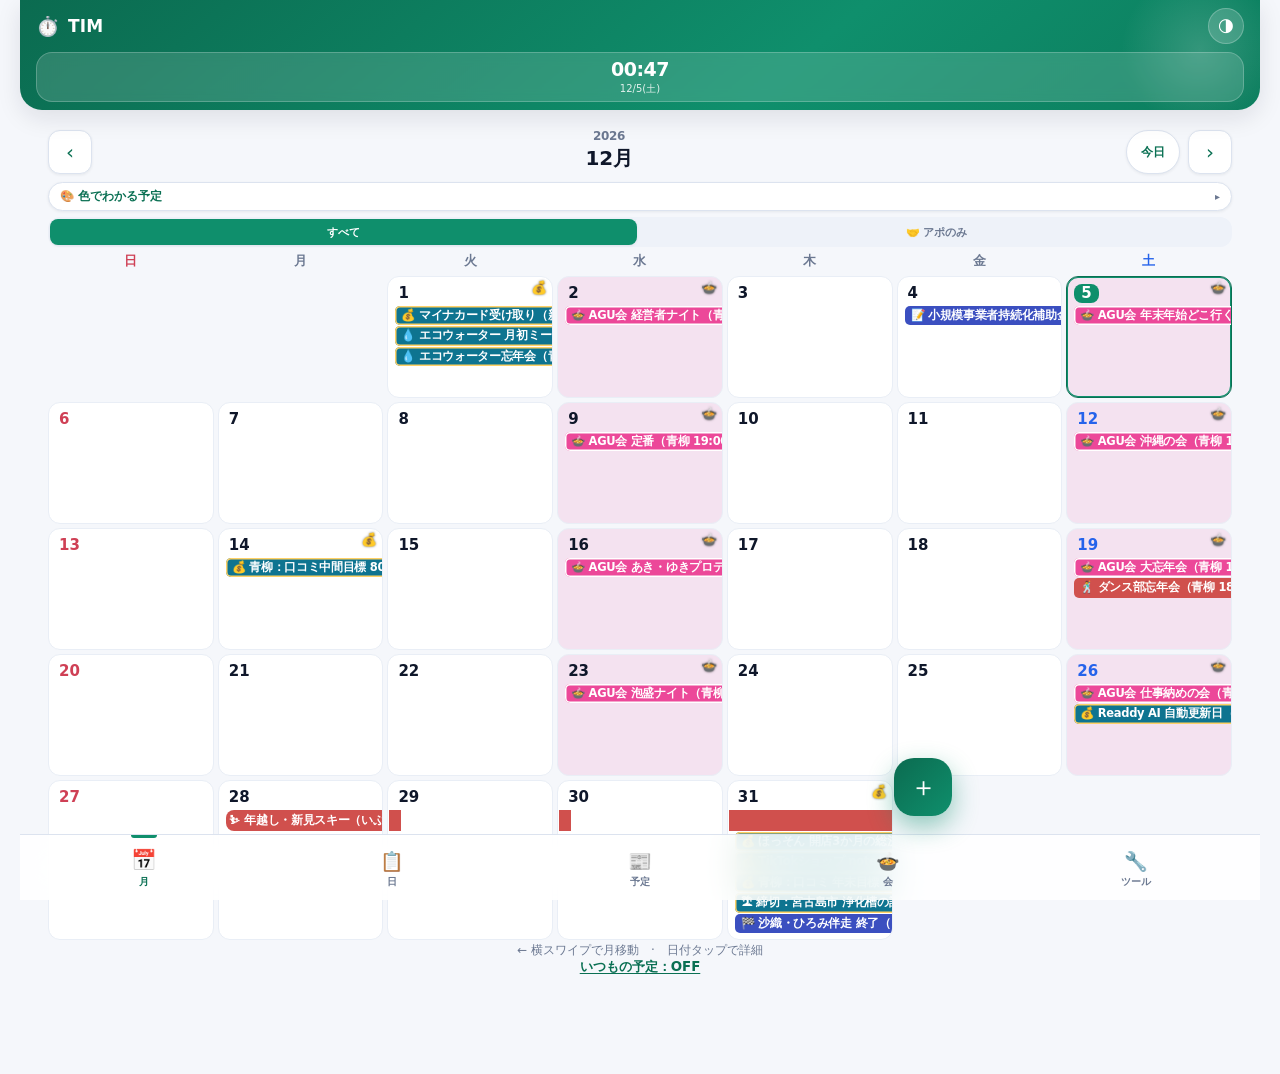
<file: index.html>
<!DOCTYPE html>
<html lang="ja">
<head>
<meta charset="UTF-8">
<meta name="viewport" content="width=device-width, initial-scale=1, viewport-fit=cover">
<meta name="theme-color" content="#0a0e17" media="(prefers-color-scheme:dark)">
<meta name="theme-color" content="#f6f8fb" media="(prefers-color-scheme:light)">
<meta name="apple-mobile-web-app-capable" content="yes">
<meta name="mobile-web-app-capable" content="yes">
<meta name="apple-mobile-web-app-title" content="TIM">
<meta name="apple-mobile-web-app-status-bar-style" content="black-translucent">
<meta name="description" content="予定カレンダー">
<link rel="manifest" href="manifest.json">
<link rel="apple-touch-icon" href="icons/icon-180.png">
<link rel="apple-touch-icon" sizes="167x167" href="icons/icon-167.png">
<link rel="apple-touch-icon" sizes="152x152" href="icons/icon-152.png">
<link rel="apple-touch-icon" sizes="120x120" href="icons/icon-120.png">
<link rel="icon" type="image/png" sizes="192x192" href="icons/icon-192.png">
<title>TIM ｜ 予定・時差カレンダー</title>
<link rel="stylesheet" href="theme.css">
<style>
  /* ============================================================
     top bar
     ============================================================ */
  .topbar{position:sticky;top:0;z-index:30;overflow:hidden;color:#fff;
    background:linear-gradient(140deg,var(--brand-deep) 0%,var(--brand) 62%,var(--brand-ink) 130%);
    padding:calc(var(--safe-t) + 8px) 16px 8px;
    border-bottom-left-radius:var(--r-xl);border-bottom-right-radius:var(--r-xl);
    box-shadow:var(--shadow-m)}
  .topbar::after{content:"";position:absolute;right:-30px;top:-40px;width:180px;height:180px;
    background:radial-gradient(circle at 50% 50%,rgba(255,255,255,.16),transparent 62%);pointer-events:none}
  .brand{display:flex;align-items:center;gap:8px;position:relative;z-index:1}
  .brand .logo{font-size:19px;line-height:1}
  .brand h1{font-size:17px;font-weight:800;letter-spacing:.2px}
  .brand .tag{font-size:10px;font-weight:800;background:rgba(255,255,255,.22);
    padding:3px 9px;border-radius:var(--r-full);letter-spacing:.4px;
    border:1px solid rgba(255,255,255,.2)}
  .brand .themebtn{margin-left:auto;width:36px;height:36px;border-radius:var(--r-full);
    background:rgba(255,255,255,.16);border:1px solid rgba(255,255,255,.24);
    font-size:16px;display:flex;align-items:center;justify-content:center;color:#fff;
    transition:background .18s var(--ease)}
  .brand .themebtn:active{background:rgba(255,255,255,.3)}
  .clocks{display:flex;gap:10px;align-items:stretch;margin-top:8px;position:relative;z-index:1}
  .clock{flex:1;background:rgba(255,255,255,.14);border:1px solid rgba(255,255,255,.22);
    border-radius:var(--r-lg);padding:5px 10px;text-align:center;backdrop-filter:blur(6px)}
  .clock .lab{font-size:10px;opacity:.92;letter-spacing:.4px;font-weight:700}
  .clock .t{font-size:19px;font-weight:800;font-variant-numeric:tabular-nums;line-height:1.2;letter-spacing:-.5px}
  .clock .d{font-size:10px;opacity:.86}

  /* ============================================================
     views
     ============================================================ */
  .view{display:none;padding:14px}
  .view.on{display:block;animation:fade .24s var(--ease)}
  @keyframes fade{from{opacity:0;transform:translateY(8px)}to{opacity:1;transform:none}}

  .card{background:var(--surface);border:1px solid var(--line);border-radius:var(--r-lg);
    padding:14px;margin-bottom:14px;box-shadow:var(--shadow-s)}
  .card h2{font-size:13px;color:var(--brand-ink);font-weight:800;display:flex;align-items:center;gap:7px;
    border-left:3px solid var(--brand);padding-left:9px;margin-bottom:12px;letter-spacing:.2px}
  .card h2 .badge{margin-left:auto;font-size:10.5px;font-weight:700;color:var(--mut)}

  /* ===== month ===== */
  .mhead{display:flex;align-items:center;gap:8px;margin-bottom:8px}
  .iconbtn{background:var(--surface);color:var(--brand-ink);border:1px solid var(--line);
    border-radius:var(--r-md);width:44px;height:44px;font-size:20px;box-shadow:var(--shadow-s);
    display:flex;align-items:center;justify-content:center;transition:transform .12s var(--ease)}
  .iconbtn:active{transform:scale(.94)}
  .mhead .mlabel{flex:1;text-align:center;font-size:20px;font-weight:800;letter-spacing:-.3px}
  .mhead .mlabel .yr{font-size:12px;color:var(--mut);font-weight:700;display:block;line-height:1.1}
  .pillbtn{background:var(--surface);color:var(--brand-ink);border:1px solid var(--line);
    border-radius:var(--r-full);height:44px;padding:0 14px;font-size:12px;font-weight:800;
    box-shadow:var(--shadow-s);white-space:nowrap}

  .wd{display:grid;grid-template-columns:repeat(7,1fr);gap:4px;margin-bottom:3px}
  .wd span{text-align:center;font-size:10px;color:var(--mut);font-weight:800;padding:2px 0;letter-spacing:.3px}
  .wd span.s0{color:var(--sun)}.wd span.s6{color:var(--sat)}
  .mcal-mask{overflow:hidden;position:relative;touch-action:pan-y}
  .mgrid{display:grid;grid-template-columns:repeat(7,1fr);
    /* 1fr にすると全行が一番忙しい日の高さに揃って間延びする */
    grid-auto-rows:minmax(80px,auto);gap:2px}
  .mgrid.slideL{animation:slL .28s var(--ease)}
  .mgrid.slideR{animation:slR .28s var(--ease)}
  @keyframes slL{from{transform:translateX(26%);opacity:.3}to{transform:none;opacity:1}}
  @keyframes slR{from{transform:translateX(-26%);opacity:.3}to{transform:none;opacity:1}}
  .cell{position:relative;min-height:80px;border-radius:var(--r-md);background:var(--surface);
    border:1px solid var(--line-soft);padding:5px 5px 4px;overflow:hidden;text-align:left;
    display:flex;flex-direction:column;gap:2px;width:100%;color:inherit;
    transition:background .15s var(--ease),border-color .15s var(--ease)}
  .cell.empty{background:transparent;border:none;min-height:0;pointer-events:none}
  .cell .dn{font-size:12.5px;font-weight:800;line-height:1;padding:2px 3px;font-variant-numeric:tabular-nums}
  .cell.s0 .dn{color:var(--sun)}.cell.s6 .dn{color:var(--sat)}
  .cell.today{border-color:var(--brand);box-shadow:0 0 0 1px var(--brand) inset}
  .cell.today .dn{background:var(--brand);color:var(--brand-on);border-radius:var(--r-sm);
    align-self:flex-start;padding:2px 7px}
  .cell.sel{background:var(--surface-2);border-color:var(--brand-ink)}
  .cell .bars{display:flex;flex-direction:column;gap:1px}
  /* 期間予定：日をまたいでセル端まで繋がる帯 */
  .spanbar{font-size:8.5px;font-weight:800;line-height:1.4;padding:2px 3px;color:#fff;
    white-space:nowrap;overflow:hidden;text-overflow:ellipsis;letter-spacing:-.3px;
    margin-left:-6px;margin-right:-6px;border-radius:0;text-align:left;width:calc(100% + 12px)}
  .spanbar.st{margin-left:0;width:calc(100% + 6px);
    border-top-left-radius:var(--r-sm);border-bottom-left-radius:var(--r-sm)}
  .spanbar.en{margin-right:0;width:calc(100% + 6px);
    border-top-right-radius:var(--r-sm);border-bottom-right-radius:var(--r-sm)}
  .spanbar.st.en{width:100%}
  .bar{font-size:8px;font-weight:700;line-height:1.15;border-radius:4px;padding:1px 4px;
    white-space:nowrap;overflow:hidden;text-overflow:ellipsis;color:#fff;letter-spacing:-.3px}
  .bar.apo{box-shadow:0 0 0 1px rgba(255,255,255,.3) inset}
  .bar.done{opacity:.45}
  .bar.biz,.spanbar.biz{box-shadow:0 0 0 1.5px #ffd166 inset}
  .bar.kai{box-shadow:0 0 0 1.5px #fff inset;font-weight:800}
  .cell.haskai{background:rgba(236,72,153,.12)}
  .cell .bizmark{position:absolute;top:4px;right:5px;font-size:10px;line-height:1;
    filter:drop-shadow(0 0 1px rgba(0,0,0,.5))}
  .rbar{font-size:7.5px;font-weight:800;line-height:1.15;border-radius:4px;padding:1px 4px;
    white-space:nowrap;overflow:hidden;text-overflow:ellipsis;border:1px dashed;letter-spacing:-.3px}
  .rbar.rt-A{color:var(--rt-a-ink);background:var(--rt-a-bg);border-color:var(--rt-a-bd)}
  .rbar.rt-B{color:var(--rt-b-ink);background:var(--rt-b-bg);border-color:var(--rt-b-bd)}
  .rbar.rt-W{color:var(--rt-w-ink);background:var(--rt-w-bg);border-color:var(--rt-w-bd)}
  .cell .more{font-size:8px;color:var(--mut);font-weight:800;padding-left:4px}
  .mhint{font-size:10.5px;color:var(--mut);text-align:center;margin-top:2px;line-height:1.35}
  .mhint .lnk{color:var(--brand-ink);font-weight:800;text-decoration:underline;text-underline-offset:2px}

  /* ===== legend ===== */
  .legendcard{background:var(--surface);border:1px solid var(--line);border-radius:var(--r-lg);
    padding:5px 11px;margin-bottom:6px;box-shadow:var(--shadow-s)}
  .lg-head{display:flex;align-items:center;justify-content:space-between;width:100%;padding:1px 0}
  .lg-title{font-size:11.5px;font-weight:800;color:var(--brand-ink)}
  .lg-caret{font-size:10px;color:var(--mut);font-weight:800;transition:transform .2s var(--ease)}
  .lg-caret.open{transform:rotate(90deg)}
  .lg-body{margin-top:6px}
  .lg-body.hide{display:none}
  .lg-row{display:flex;flex-wrap:wrap;gap:4px}
  .lgchip{display:inline-flex;align-items:center;gap:2px;font-size:9px;font-weight:800;
    padding:2px 7px;border-radius:var(--r-full);color:#fff;line-height:1.25;white-space:nowrap}
  .lgchip.rt-A{color:var(--rt-a-ink);background:var(--rt-a-bg);border:1px dashed var(--rt-a-bd)}
  .lgchip.rt-B{color:var(--rt-b-ink);background:var(--rt-b-bg);border:1px dashed var(--rt-b-bd)}
  .lgchip.rt-W{color:var(--rt-w-ink);background:var(--rt-w-bg);border:1px dashed var(--rt-w-bd)}

  /* ===== day ===== */
  .daybar{display:flex;align-items:center;gap:9px;margin-bottom:12px}
  .daybar .dlabel{flex:1;text-align:center;min-width:0}
  .daybar .dlabel .big{font-size:19px;font-weight:800;line-height:1.25;letter-spacing:-.3px}
  .daybar .dlabel .sm{font-size:10.5px;color:var(--mut)}
  .daytype{font-size:11px;font-weight:800;padding:6px 11px;border-radius:var(--r-full);
    white-space:nowrap;text-align:center;border:1px solid transparent}
  .dt-A{background:var(--rt-a-bg);color:var(--rt-a-ink);border-color:var(--rt-a-bd)}
  .dt-B{background:var(--rt-b-bg);color:var(--rt-b-ink);border-color:var(--rt-b-bd)}
  .dt-W{background:var(--rt-w-bg);color:var(--rt-w-ink);border-color:var(--rt-w-bd)}
  .day-mask{touch-action:pan-y}
  .dayranges{display:flex;flex-wrap:wrap;gap:6px;margin-bottom:12px}
  .dayrange{display:inline-flex;align-items:center;gap:5px;font-size:11px;font-weight:800;color:#fff;
    padding:5px 11px;border-radius:var(--r-full);line-height:1.3;box-shadow:var(--shadow-s)}

  /* progress */
  .prog{display:flex;align-items:center;gap:9px;margin-bottom:12px}
  .prog .track{flex:1;height:7px;border-radius:var(--r-full);background:var(--surface-3);overflow:hidden}
  .prog .fill{height:100%;border-radius:var(--r-full);
    background:linear-gradient(90deg,var(--brand-deep),var(--brand));transition:width .35s var(--ease)}
  .prog .pct{font-size:11px;font-weight:800;color:var(--brand-ink);font-variant-numeric:tabular-nums;min-width:74px;text-align:right}
  .speakbtn{flex:0 0 auto;width:30px;height:30px;border-radius:var(--r-full);border:1.5px solid var(--line);
    background:var(--surface-2);font-size:14px;display:flex;align-items:center;justify-content:center;
    color:var(--brand-ink);transition:.15s var(--ease)}
  .speakbtn.on{background:var(--brand);border-color:var(--brand);color:var(--brand-on)}
  .speakbtn:active{transform:scale(.9)}

  /* timeline */
  .tl .row{display:flex;gap:11px;align-items:flex-start;padding:10px 0;
    border-bottom:1px solid var(--line-soft);position:relative}
  .tl .row:last-child{border-bottom:none}
  .tl .row.fix{background:color-mix(in srgb,var(--brand) 12%,transparent);
    margin:0 -8px;padding:10px 8px;border-radius:var(--r-md);border-bottom:none}
  .tl .row.nowrow{box-shadow:0 0 0 1.5px var(--jp) inset;margin:0 -8px;padding:10px 8px;border-radius:var(--r-md);border-bottom:none}
  .tl .row.isdone .rttl{text-decoration:line-through;opacity:.5}
  .tl .row.isdone .rtime{opacity:.5}
  .rtime{flex:0 0 58px;text-align:center;line-height:1.25;padding-top:1px}
  .rtime .g{display:block;font-size:15.5px;font-weight:800;color:var(--brand-ink);font-variant-numeric:tabular-nums}
  .rtime .j{display:block;font-size:10px;color:var(--jp);font-variant-numeric:tabular-nums}
  .rbody{flex:1;min-width:0;text-align:left}
  .rttl{font-size:13.5px;line-height:1.45}
  .tl .row.fix .rttl{font-weight:800}
  .rmeta{margin-top:5px;display:flex;align-items:center;gap:6px;flex-wrap:wrap}
  .cpill{font-size:9.5px;font-weight:800;padding:3px 8px;border-radius:var(--r-full);
    white-space:nowrap;color:#fff}
  .now{font-size:9px;background:var(--jp);color:#fff;padding:2px 7px;border-radius:var(--r-full);font-weight:800}
  .rchk{flex:0 0 30px;width:30px;height:30px;border-radius:var(--r-full);border:1.5px solid var(--line);
    background:var(--surface-2);color:var(--mut);font-size:14px;display:flex;align-items:center;
    justify-content:center;align-self:center;transition:.15s var(--ease)}
  .rchk.on{background:var(--brand);border-color:var(--brand);color:var(--brand-on)}
  .rchk:active{transform:scale(.9)}

  /* ===== feed ===== */
  .feed-empty{text-align:center;color:var(--mut);font-size:13px;padding:36px 12px;line-height:1.8}
  .fday{margin-bottom:18px}
  .fday .fdate{font-size:12px;font-weight:800;color:var(--brand-ink);margin-bottom:8px;
    display:flex;align-items:center;gap:8px}
  .fday .fdate .rel{font-size:10px;color:var(--mut);font-weight:700}
  .fitem{display:flex;gap:11px;align-items:center;padding:10px 12px;background:var(--surface);
    border:1px solid var(--line);border-radius:var(--r-md);margin-bottom:8px;width:100%;
    text-align:left;color:inherit;box-shadow:var(--shadow-s)}
  .fitem:active{transform:scale(.995)}
  .fitem .ft{flex:0 0 58px;text-align:center;line-height:1.3}
  .fitem .ft .j{font-size:14px;font-weight:800;color:var(--jp);font-variant-numeric:tabular-nums}
  .fitem .ft .g{font-size:9.5px;color:var(--brand-ink);font-variant-numeric:tabular-nums}
  .fitem .fb{flex:1;min-width:0}
  .fitem .fb .t{font-size:13.5px;font-weight:700;line-height:1.4}
  .fitem .fbar{width:4px;align-self:stretch;border-radius:var(--r-full);flex:0 0 4px;min-height:34px}

  /* ===== tools ===== */
  .conv{display:flex;gap:9px;align-items:flex-end;flex-wrap:wrap}
  .conv .fld{flex:1;min-width:130px}
  .conv label{font-size:11px;color:var(--mut);font-weight:700;display:block;margin-bottom:4px}
  .field{width:100%;height:46px;border:1px solid var(--line);border-radius:var(--r-md);
    padding:0 10px;background:var(--surface-2);color:var(--ink)}
  .convout{margin-top:13px;font-size:14px;padding:13px;border-radius:var(--r-md);background:var(--ok-bg);
    color:var(--brand-ink);font-weight:700;line-height:1.8;display:none}
  .convout.show{display:block}
  .convout .big{font-size:21px;font-weight:800;font-variant-numeric:tabular-nums}
  .convout.bad{background:var(--warn-bg);color:var(--warn-ink)}
  .foot{display:flex;gap:9px;margin-top:4px;flex-wrap:wrap}
  .foot button{flex:1;min-width:130px;border:1px solid var(--line);background:var(--surface-2);
    border-radius:var(--r-md);height:46px;font-size:12.5px;font-weight:800;color:var(--ink-2)}
  .note{color:var(--mut);font-size:11.5px;text-align:center;padding:12px 4px 2px;line-height:1.8}
  .seg{display:flex;gap:6px;margin-bottom:12px;background:var(--surface-2);
    padding:4px;border-radius:var(--r-md)}
  .seg button{flex:1;height:40px;border-radius:var(--r-sm);color:var(--mut);
    font-size:12.5px;font-weight:800;transition:.15s var(--ease)}
  .seg button.on{background:var(--brand);color:var(--brand-on);box-shadow:var(--shadow-s)}
  .biglink{display:flex;align-items:center;gap:12px;padding:14px;border-radius:var(--r-md);
    background:linear-gradient(135deg,var(--brand-deep),var(--brand));color:#fff;
    text-decoration:none;box-shadow:var(--shadow-s)}
  .biglink .bi{font-size:26px;line-height:1}
  .biglink .bt{flex:1;min-width:0}
  .biglink .bt b{display:block;font-size:14px;font-weight:800}
  .biglink .bt span{font-size:11px;opacity:.9;line-height:1.5;display:block}
  .biglink .ba{font-size:19px;opacity:.85}

  /* ============================================================
     bottom nav
     ============================================================ */
  .nav{position:fixed;bottom:0;left:0;right:0;z-index:40;max-width:660px;margin:0 auto;
    height:calc(var(--nav-h) + var(--safe-b));padding-bottom:var(--safe-b);
    background:var(--nav-bg);backdrop-filter:blur(16px) saturate(140%);
    -webkit-backdrop-filter:blur(16px) saturate(140%);
    border-top:1px solid var(--line);display:flex}
  .nav button{flex:1;color:var(--mut);font-size:10px;font-weight:800;
    display:flex;flex-direction:column;align-items:center;justify-content:center;gap:4px;
    padding-top:6px;position:relative;transition:color .18s var(--ease)}
  .nav button .i{font-size:19px;line-height:1;transition:transform .22s var(--ease)}
  .nav button.on{color:var(--brand-ink)}
  .nav button.on .i{transform:translateY(-2px) scale(1.08)}
  .nav button.on::before{content:"";position:absolute;top:0;left:50%;transform:translateX(-50%);
    width:26px;height:3px;border-radius:0 0 var(--r-full) var(--r-full);background:var(--brand)}

  /* ============================================================
     FAB
     ============================================================ */
  .fab{position:fixed;z-index:41;right:max(18px,calc(50% - 330px + 18px));
    bottom:calc(var(--nav-h) + var(--safe-b) + 18px);width:58px;height:58px;border-radius:20px;
    background:linear-gradient(135deg,var(--brand-deep),var(--brand));color:#fff;font-size:27px;font-weight:300;
    box-shadow:0 10px 26px color-mix(in srgb,var(--brand) 45%,transparent);display:flex;align-items:center;justify-content:center;
    transition:transform .14s var(--ease)}
  .fab:active{transform:scale(.92)}

  /* ============================================================
     sheets
     ============================================================ */
  .ov{position:fixed;inset:0;background:var(--scrim);display:none;align-items:flex-end;
    justify-content:center;z-index:60;backdrop-filter:blur(3px);-webkit-backdrop-filter:blur(3px)}
  .ov.show{display:flex;animation:ovf .2s var(--ease)}
  @keyframes ovf{from{opacity:0}to{opacity:1}}
  .sheet{background:var(--surface);width:100%;max-width:660px;
    border-radius:var(--r-xl) var(--r-xl) 0 0;
    padding:14px 16px calc(24px + var(--safe-b));max-height:90dvh;overflow-y:auto;
    animation:up .28s var(--ease);box-shadow:var(--shadow-l);border-top:1px solid var(--line)}
  @keyframes up{from{transform:translateY(100%)}to{transform:none}}
  .sheet .grip{width:44px;height:4px;background:var(--line);border-radius:var(--r-full);margin:0 auto 14px}
  .sheet h3{font-size:16.5px;font-weight:800;color:var(--ink);margin-bottom:3px;letter-spacing:-.2px}
  .sheet .sub{font-size:12px;color:var(--mut);margin-bottom:14px}
  .sheet input,.sheet textarea,.sheet select{width:100%;border:1px solid var(--line);
    border-radius:var(--r-md);padding:12px;margin-bottom:10px;
    background:var(--surface-2);color:var(--ink)}
  .sheet textarea{height:70px;resize:none}
  .frmrow{display:flex;gap:9px;flex-wrap:wrap}
  .frmrow>*{flex:1;min-width:0}
  .fldlab{font-size:11px;color:var(--mut);font-weight:700;margin-bottom:5px;display:block}
  .chips{display:flex;flex-wrap:wrap;gap:6px;margin-bottom:14px}
  .chip{font-size:12px;padding:8px 12px;border-radius:var(--r-full);border:1.5px solid var(--line);
    background:var(--surface-2);font-weight:800;color:var(--mut);transition:.12s var(--ease)}
  .chip.on{transform:scale(1.03);color:#fff}
  .acts{display:flex;gap:9px;margin-top:4px}
  .acts button{flex:1;height:50px;border-radius:var(--r-md);font-size:15px;font-weight:800}
  .acts .save{background:var(--brand);color:var(--brand-on);box-shadow:var(--shadow-s)}
  .acts .del{background:transparent;color:var(--jp);border:1px solid var(--jp);flex:0 0 88px}
  .acts .cancel{background:var(--surface-2);color:var(--mut);border:1px solid var(--line);flex:0 0 80px}

  /* toast */
  .toast{position:fixed;left:50%;transform:translateX(-50%) translateY(20px);
    bottom:calc(var(--nav-h) + var(--safe-b) + 22px);z-index:80;
    background:var(--surface-3);color:var(--ink);border:1px solid var(--line);
    padding:11px 18px;border-radius:var(--r-full);font-size:12.5px;font-weight:800;
    box-shadow:var(--shadow-m);opacity:0;pointer-events:none;transition:.26s var(--ease);max-width:90vw}
  .toast.show{opacity:1;transform:translateX(-50%) translateY(0)}
  .updatebar{position:fixed;left:12px;right:12px;top:calc(var(--safe-t) + 8px);z-index:90;
    background:var(--brand);color:var(--brand-on);border:none;border-radius:var(--r-full);
    padding:10px 16px;font-size:12.5px;font-weight:800;box-shadow:var(--shadow-m);
    text-align:center;width:auto}
  .updatebar[hidden]{display:none}

  /* ============================================================
     会（青柳でひらく会）10〜12月の一覧
     ============================================================ */
  .kai-sum{display:flex;gap:8px;margin-bottom:12px}
  .kai-sum div{flex:1;background:var(--surface);border:1px solid var(--line);border-radius:var(--r-lg);
    padding:8px 6px;text-align:center;box-shadow:var(--shadow-s)}
  .kai-sum b{display:block;font-size:20px;font-weight:800;color:var(--brand-ink);font-variant-numeric:tabular-nums}
  .kai-sum span{font-size:10.5px;color:var(--mut);font-weight:700}
  .kai-tbl{width:100%;border-collapse:separate;border-spacing:0 6px;table-layout:fixed}
  .kai-tbl th{font-size:11px;color:var(--mut);font-weight:800;text-align:left;padding:0 4px}
  .kai-tbl th:first-child{width:31%}
  .kai-tbl td{background:var(--surface);vertical-align:top;padding:7px 5px;
    border-top:1px solid var(--line);border-bottom:1px solid var(--line)}
  .kai-tbl td:first-child{border-left:1px solid var(--line);border-radius:var(--r-md) 0 0 var(--r-md)}
  .kai-tbl td:last-child{border-right:1px solid var(--line);border-radius:0 var(--r-md) var(--r-md) 0}
  .kai-name{font-size:12.5px;font-weight:800;line-height:1.3}
  .kai-who{font-size:9.5px;color:var(--mut);line-height:1.35;margin-top:2px}
  .kai-d{display:inline-block;font-size:10.5px;font-weight:800;color:#fff;background:#0e7490;
    border-radius:6px;padding:2px 5px;margin:0 3px 3px 0;font-variant-numeric:tabular-nums}
  .kai-d.past{opacity:.4}
  .kai-d.tbd{background:#b45309}
  .kai-none{font-size:10.5px;color:var(--mut);font-weight:700}
  .kai-add{font-size:10.5px;font-weight:800;color:var(--brand-ink);text-decoration:underline;
    text-underline-offset:2px;margin-top:4px;display:inline-block}
  .free-m{margin-bottom:10px}
  .free-m h4{font-size:12px;font-weight:800;margin-bottom:5px}
  .free-n{display:inline-block;font-size:11px;font-weight:800;border:1px solid var(--line);
    background:var(--surface-2);color:var(--ink);border-radius:var(--r-full);padding:4px 9px;margin:0 4px 5px 0;
    font-variant-numeric:tabular-nums}
  .free-n.we{border-color:var(--brand);color:var(--brand-ink)}
  .free-n.hold{border-style:dashed;opacity:.7}
  .kai-pick{display:flex;flex-direction:column;gap:6px}
  .kai-pick button{text-align:left;padding:12px;border-radius:var(--r-md);background:var(--surface-2);
    border:1px solid var(--line);font-size:13px;font-weight:800;color:var(--ink)}

  /* ============================================================
     パソコン（横幅1000px以上）：画面いっぱいに広げて大きく見せる
     ============================================================ */
  @media (min-width:1000px){
    .app{max-width:1240px}
    .nav{max-width:1240px}
    .sheet{max-width:720px}
    .view{padding:20px 28px}
    .mgrid{grid-auto-rows:minmax(122px,auto);gap:4px}
    .cell{min-height:122px;padding:7px 7px 6px;gap:3px}
    .cell .dn{font-size:15px}
    .wd span{font-size:12.5px}
    .bar{font-size:11.5px;line-height:1.35;padding:2px 6px;border-radius:5px}
    .spanbar{font-size:11.5px;line-height:1.45}
    .rbar{font-size:10.5px;padding:2px 6px}
    .cell .more{font-size:11.5px}
    .cell .bizmark{font-size:13px}
    .mhint{font-size:12px}
    .kai-tbl th{font-size:13px}
    .kai-name{font-size:15px}
    .kai-who{font-size:12px}
    .kai-d{font-size:13px;padding:3px 8px}
    .kai-none,.kai-add{font-size:12.5px}
    .free-n{font-size:13px;padding:5px 11px}
    .free-wrap{display:grid;grid-template-columns:repeat(3,1fr);gap:16px}
    .fitem .t{font-size:14px}
  }
</style>
</head>
<body>
<div class="app">

  <!-- ===== TOP BAR ===== -->
  <header class="topbar">
    <div class="brand">
      <span class="logo" aria-hidden="true">⏱️</span>
      <h1>TIM</h1>
      <button class="themebtn" id="themeBtn" onclick="cycleTheme()" aria-label="テーマ切替">🌗</button>
    </div>
    <div class="clocks">
      <div class="clock">
        <div class="t" id="cjp">--:--</div>
        <div class="d" id="djp"></div>
      </div>
    </div>
  </header>

  <!-- ===== VIEW: MONTH ===== -->
  <section class="view on" id="v-month" aria-label="月カレンダー">
    <div class="mhead">
      <button class="iconbtn" onclick="shiftMonth(-1)" aria-label="前の月">‹</button>
      <div class="mlabel"><span class="yr" id="mYear">2026</span><span id="mLabel">6月</span></div>
      <button class="pillbtn" onclick="goToday()">今日</button>
      <button class="iconbtn" onclick="shiftMonth(1)" aria-label="次の月">›</button>
    </div>

    <div class="legendcard">
      <button class="lg-head" onclick="toggleLegend()" aria-expanded="false" aria-controls="lgBody">
        <span class="lg-title">🎨 色でわかる予定</span>
        <span class="lg-caret" id="lgCaret" aria-hidden="true">▸</span>
      </button>
      <div class="lg-body hide" id="lgBody">
        <div class="lg-row" id="lgRoutine"></div>
        <div class="lg-row" id="lgCats" style="margin-top:4px"></div>
      </div>
    </div>

    <div class="seg" role="group" aria-label="月の表示の絞り込み" style="margin-bottom:2px;padding:2px">
      <button id="month-all" onclick="setMonthFilter('all')" style="height:26px;font-size:11px">すべて</button>
      <button id="month-apo" onclick="setMonthFilter('apo')" style="height:26px;font-size:11px">🤝 アポのみ</button>
    </div>
    <div class="wd" id="wdRow"></div>
    <div class="mcal-mask" id="mMask">
      <div class="mgrid" id="mGrid"></div>
    </div>
    <p class="mhint">
      ← 横スワイプで月移動　·　日付タップで詳細<br>
      <button class="lnk" id="rtToggle" onclick="toggleRoutine()">いつもの予定：ON</button>
    </p>
  </section>

  <!-- ===== VIEW: DAY ===== -->
  <section class="view" id="v-day" aria-label="1日の予定">
    <div class="daybar">
      <button class="iconbtn" onclick="shiftDay(-1)" aria-label="前の日">‹</button>
      <div class="dlabel">
        <div class="big" id="dBig">—</div>
        <div class="sm" id="dSm"></div>
      </div>
      <span class="daytype" id="dType">A</span>
      <button class="iconbtn" onclick="shiftDay(1)" aria-label="次の日">›</button>
    </div>
    <div class="day-mask" id="dMask">
      <div class="dayranges" id="dayRanges"></div>
      <div class="card">
        <h2>📋 1日の時間割<span class="badge" id="tlBadge"></span></h2>
        <div class="prog">
          <div class="track"><div class="fill" id="progFill" style="width:0%"></div></div>
          <span class="pct" id="progPct">0 / 0 完了</span>
          <button type="button" class="speakbtn" id="speakBtn" onclick="speakDay()" aria-label="この日の予定を読み上げ">🔊</button>
        </div>
        <div class="tl" id="timeline"></div>
      </div>
    </div>
  </section>

  <!-- ===== VIEW: FEED ===== -->
  <section class="view" id="v-feed" aria-label="今後の予定">
    <div class="mhead"><div class="mlabel" style="text-align:left;font-size:18px">📰 今後の予定</div></div>
    <div class="seg" role="group" aria-label="表示の絞り込み">
      <button id="feed-all" onclick="setFeedFilter('all')">すべて</button>
      <button id="feed-kai" onclick="setFeedFilter('kai')">🍲 青柳の会のみ</button>
      <button id="feed-biz" onclick="setFeedFilter('biz')">💰 ビジネスのみ</button>
    </div>
    <div id="feedList"></div>
  </section>

  <!-- ===== VIEW: KAI（10〜12月の会） ===== -->
  <section class="view" id="v-kai" aria-label="10〜12月の会">
    <div class="mhead"><div class="mlabel" style="text-align:left;font-size:18px">🍲 10〜12月の会</div></div>
    <div class="kai-sum" id="kaiSum"></div>
    <div class="card">
      <h2>📅 会ごとの日にち</h2>
      <table class="kai-tbl" id="kaiTbl"></table>
      <div class="note" style="padding-top:2px">オレンジ＝日にち仮・時刻未定。日にちをタップでその日を開きます。</div>
    </div>
    <div class="card">
      <h2>🌙 空いている夜（18時以降に予定なし）</h2>
      <div class="free-wrap" id="kaiFree"></div>
      <div class="note" style="padding-top:2px">枠つき＝金・土・日。点線＝保留中の旅行と重なる日。タップすると、どの会を入れるか選べます。</div>
    </div>
  </section>

  <!-- ===== VIEW: TOOLS ===== -->
  <section class="view" id="v-tools" aria-label="ツール">
    <div class="card">
      <h2>🧪 改善スタジオ</h2>
      <a class="biglink" href="studio/">
        <span class="bi" aria-hidden="true">📈</span>
        <span class="bt"><b>予定を分析して改善案を出す</b>
          <span>時間の使い方の偏り・アポ稼働率を見て、次の一手と発信ネタを提案します</span></span>
        <span class="ba" aria-hidden="true">›</span>
      </a>
    </div>

    <div class="card">
      <h2>💻 パソコンで見る</h2>
      <div class="note" style="padding-top:0">
        パソコンのブラウザで <b>takuha.github.io/takuha-tree/</b> を開くと、同じTIMが画面いっぱいの大きさで出ます。<br>
        AIちゃんが入れた予定は、スマホにもパソコンにも同じように出ます。<br>
        この端末で＋から足した予定は、この端末にだけ残ります（両方で見たい予定はAIちゃんに伝えてください）。
      </div>
    </div>

    <div class="card">
      <h2>🎨 見た目</h2>
      <div class="seg" role="group" aria-label="テーマ">
        <button id="th-auto" onclick="setTheme('auto')">🌗 自動</button>
        <button id="th-light" onclick="setTheme('light')">☀️ ライト</button>
        <button id="th-dark" onclick="setTheme('dark')">🌙 ダーク</button>
      </div>
      <div class="note" style="padding-top:0">端末の設定に合わせるなら「自動」。</div>
    </div>

    <div class="card">
      <h2>💾 データ</h2>
      <div class="foot">
        <button onclick="exportData()">📤 書出</button>
        <button onclick="document.getElementById('imp').click()">📥 読込</button>
        <input type="file" id="imp" accept=".json,application/json" style="display:none" onchange="importData(event)">
      </div>
      <div class="note">
        データは端末に自動保存され、サーバーには送りません。<br>
        ホーム画面に追加でアプリ化 📱　<span id="verNote"></span>
      </div>
    </div>
  </section>

</div>

<button class="fab" onclick="openAdd()" aria-label="予定を追加">＋</button>

<nav class="nav" aria-label="メインナビ">
  <button class="on" id="n-month" onclick="showView('month')"><span class="i" aria-hidden="true">📅</span>月</button>
  <button id="n-day" onclick="showView('day')"><span class="i" aria-hidden="true">📋</span>日</button>
  <button id="n-feed" onclick="showView('feed')"><span class="i" aria-hidden="true">📰</span>予定</button>
  <button id="n-kai" onclick="showView('kai')"><span class="i" aria-hidden="true">🍲</span>会</button>
  <button id="n-tools" onclick="showView('tools')"><span class="i" aria-hidden="true">🔧</span>ツール</button>
</nav>

<!-- ===== DAY PEEK SHEET（月カレンダーの「+N」をその場で展開） ===== -->
<div class="ov" id="ovPeek" role="dialog" aria-modal="true" aria-labelledby="peekTitle">
  <div class="sheet">
    <div class="grip"></div>
    <h3 id="peekTitle"></h3>
    <div id="peekList"></div>
    <div class="acts">
      <button class="cancel" onclick="closePeek()">閉じる</button>
      <button class="save" id="peekDayBtn" onclick="">日ビューを開く</button>
    </div>
  </div>
</div>

<!-- ===== ADD / EDIT SHEET ===== -->
<div class="ov" id="ovAdd" role="dialog" aria-modal="true" aria-labelledby="addTitle">
  <div class="sheet">
    <div class="grip"></div>
    <h3 id="addTitle">予定を追加</h3>
    <div class="sub" id="addSub"></div>

    <div class="seg" role="group" aria-label="予定の型">
      <button id="md-time" onclick="setEvMode('time')">⏰ 時刻の予定</button>
      <button id="md-range" onclick="setEvMode('range')">📆 期間の予定</button>
    </div>

    <input type="text" id="evTitle" placeholder="予定名（例: たかさんと電話）">

    <div id="modeTime">
      <div class="frmrow">
        <div><label class="fldlab" for="evTime">時刻</label><input type="time" id="evTime" value="14:00"></div>
      </div>
      <label class="fldlab" for="evDur">長さ</label>
      <select id="evDur">
        <option value="30">30分</option>
        <option value="60" selected>1時間</option>
        <option value="90">1.5時間</option>
        <option value="120">2時間</option>
        <option value="180">3時間</option>
        <option value="0">時間なし</option>
      </select>
    </div>

    <div id="modeRange" style="display:none">
      <div class="frmrow">
        <div><label class="fldlab" for="rgStart">開始</label><input type="date" id="rgStart"></div>
        <div><label class="fldlab" for="rgEnd">終了</label><input type="date" id="rgEnd"></div>
      </div>
    </div>

    <div class="chips" id="catChips"></div>
    <div class="acts">
      <button class="cancel" onclick="closeAdd()">閉じる</button>
      <button class="del" id="addDel" onclick="delEditing()">削除</button>
      <button class="save" onclick="saveEvent()">保存</button>
    </div>
  </div>
</div>

<div class="toast" id="toast" role="status" aria-live="polite"></div>
<button type="button" class="updatebar" id="updateBar" onclick="location.reload()" hidden>🔄 新しい版があります・タップで更新</button>

<script src="app-core.js"></script>
<script>
/* 時差・日付・カテゴリ・いつもの時間割・保存データは app-core.js が持つ。
   ここは画面まわりだけ。 */
function liveClocks(){
  const j=nowParts(9);
  cjp.textContent=pad(j.getHours())+':'+pad(j.getMinutes());
  djp.textContent=(j.getMonth()+1)+'/'+j.getDate()+'('+WKJ[j.getDay()]+')';
}

/* 保存に失敗したら黙って落とさず知らせる（容量オーバーくらいしか起きないが） */
function save(){if(!saveDB())toast('保存できませんでした（容量不足かも）');}

/* ---- theme ---- */
function applyTheme(){
  applyAppearance();
  const t=DB.prefs.theme||'auto';
  const btn=document.getElementById('themeBtn');
  if(btn)btn.textContent=t==='light'?'☀️':t==='dark'?'🌙':'🌗';
  ['auto','light','dark'].forEach(k=>{
    const b=document.getElementById('th-'+k);
    if(b)b.classList.toggle('on',k===t);
  });
}
function setTheme(t){DB.prefs.theme=t;save();applyTheme();}
function cycleTheme(){const o=['auto','light','dark'];setTheme(o[(o.indexOf(DB.prefs.theme||'auto')+1)%3]);}

/* ---- toast ---- */
let toastT=null;
function toast(msg){
  const el=document.getElementById('toast');
  el.textContent=msg;el.classList.add('show');
  clearTimeout(toastT);toastT=setTimeout(()=>el.classList.remove('show'),2200);
}

let SEL=todayStr();
let mYM=(function(){const t=todayStr().split('-');return{y:+t[0],m:+t[1]-1};})();


/* ---- done tracking: stable key per timeline row ---- */
function rowKey(r){return r.user?('e'+r.id):(r.apoI!=null?('a'+r.apoI):('r'+r.g));}
function isDone(ds,k){return !!(DB.done[ds]&&DB.done[ds][k]);}
function toggleDone(ds,k){
  DB.done[ds]=DB.done[ds]||{};
  if(DB.done[ds][k])delete DB.done[ds][k];else DB.done[ds][k]=1;
  if(!Object.keys(DB.done[ds]).length)delete DB.done[ds];
  save();renderDay();
}

/* ============================================================
   view switching
   ============================================================ */
let curView='month';
function showView(v){
  curView=v;
  document.querySelectorAll('.view').forEach(el=>el.classList.remove('on'));
  document.getElementById('v-'+v).classList.add('on');
  document.querySelectorAll('.nav button').forEach(b=>b.classList.remove('on'));
  document.getElementById('n-'+v).classList.add('on');
  if(v==='month')renderMonth();
  if(v==='day')renderDay();
  if(v==='feed')renderFeed();
  if(v==='kai')renderKai();
  if(v==='tools'){applyTheme();}
  window.scrollTo(0,0);
}

/* ============================================================
   MONTH
   ============================================================ */
function shiftMonth(d){let mo=mYM.m+d,y=mYM.y;while(mo<0){mo+=12;y--;}while(mo>11){mo-=12;y++;}mYM={y,m:mo};
  renderMonth(d>0?'L':'R');}
function goToday(){SEL=todayStr();const t=SEL.split('-');mYM={y:+t[0],m:+t[1]-1};renderMonth();}
function eventsForBars(ds){
  const out=[];
  (DB.events[ds]||[]).forEach(e=>out.push({g:e.gt,cat:e.cat||'free',t:e.title,apo:false,k:'e'+e.id}));
  return out.sort((a,b)=>a.g-b.g);
}
function setMonthFilter(f){DB.prefs.monthFilter=f;save();renderMonth();}
function applyMonthFilterUI(){
  const f=DB.prefs.monthFilter||'all';
  const a=document.getElementById('month-all'),b=document.getElementById('month-apo');
  if(a)a.classList.toggle('on',f==='all');
  if(b)b.classList.toggle('on',f==='apo');
}
const WIDE=matchMedia('(min-width:1000px)');
WIDE.addEventListener('change',()=>refresh());
function renderMonth(dir){
  applyMonthFilterUI();
  document.getElementById('wdRow').innerHTML=WKJ.map((w,i)=>`<span class="s${i}">${w}</span>`).join('');
  document.getElementById('mLabel').textContent=(mYM.m+1)+'月';
  document.getElementById('mYear').textContent=mYM.y;
  const rt=document.getElementById('rtToggle');
  if(rt)rt.textContent='いつもの予定：'+(DB.prefs.showRoutine?'ON':'OFF');
  const first=new Date(mYM.y,mYM.m,1).getDay();
  const days=new Date(mYM.y,mYM.m+1,0).getDate();
  const today=todayStr();
  let h='';
  for(let i=0;i<first;i++)h+='<div class="cell empty"></div>';
  for(let d=1;d<=days;d++){
    const ds=mYM.y+'-'+pad(mYM.m+1)+'-'+pad(d);
    const w=new Date(mYM.y,mYM.m,d).getDay();
    let cls='cell'+(w===0?' s0':w===6?' s6':'');
    if(ds===today)cls+=' today';
    if(ds===SEL)cls+=' sel';
    const apoOnly=DB.prefs.monthFilter==='apo';
    let evs=eventsForBars(ds);
    if(apoOnly)evs=evs.filter(e=>e.cat==='apo');
    /* 青柳の会→ビジネスの順に、枠から溢れて「+N」に隠れないよう先頭優先で表示 */
    const pri=c=>c==='kai'?0:c==='biz'?1:2;
    evs.sort((a,b)=>pri(a.cat)-pri(b.cat)||a.g-b.g);
    let bars='';
    let rgs=rangesFor(ds);
    if(apoOnly)rgs=rgs.filter(r=>r.cat==='apo');
    rgs.forEach(r=>{const c=catOf(r.cat);
      const st=ds===r.start,en=ds===r.end;
      /* 週頭・月頭でもタイトルを出し直す（帯が長いときに何の予定か分かるように） */
      const label=(st||w===0||d===1)?esc(r.title):'&nbsp;';
      bars+=`<span class="spanbar${st?' st':''}${en?' en':''}${r.cat==='biz'?' biz':''}" style="background:${c.bar}">${label}</span>`;});
    let rbar='';
    if(DB.prefs.showRoutine&&!apoOnly){const ty=dayType(ds);
      rbar=`<span class="rbar rt-${ty}">${ROUTINE_LABEL[ty]}</span>`;}
    const slots=Math.max(1,(WIDE.matches?6:(DB.prefs.showRoutine?2:3))-rgs.length);
    /* 青柳の会はいつもの予定（平日/遊び）より上に出す */
    evs.slice(0,slots).forEach((e,i)=>{const c=catOf(e.cat);
      if(e.cat!=='kai'&&rbar){bars+=rbar;rbar='';}
      bars+=`<span class="bar${e.apo?' apo':''}${e.cat==='biz'?' biz':''}${e.cat==='kai'?' kai':''}${isDone(ds,e.k)?' done':''}" style="background:${c.bar}">${e.apo?'🤝':''}${esc(e.t)}</span>`;});
    bars+=rbar;
    const more=evs.length>slots?`<span type="button" class="more" onclick="event.stopPropagation();openPeek('${ds}')">+${evs.length-slots}</span>`:'';
    const hasBiz=evs.some(e=>e.cat==='biz')||rgs.some(r=>r.cat==='biz');
    const hasKai=evs.some(e=>e.cat==='kai');
    h+=`<button type="button" class="${cls}${hasKai?' haskai':''}" onclick="openDay('${ds}')" aria-label="${mYM.m+1}月${d}日">
      <span class="dn">${d}</span>${hasKai?'<span class="bizmark">🍲</span>':hasBiz?'<span class="bizmark">💰</span>':''}
      <span class="bars">${bars}${more}</span></button>`;
  }
  const g=document.getElementById('mGrid');
  g.innerHTML=h;
  if(dir){g.classList.remove('slideL','slideR');void g.offsetWidth;g.classList.add(dir==='L'?'slideL':'slideR');}
}
function renderLegend(){
  const lr=document.getElementById('lgRoutine');
  if(lr)lr.innerHTML=[['A','💼 平日'],['W','🎉 週末']]
    .map(([ty,label])=>`<span class="lgchip rt-${ty}">${label}</span>`).join('');
  const lc=document.getElementById('lgCats');
  if(lc)lc.innerHTML=['kai','apo','biz','work','play','meal','free']
    .map(k=>{const c=catOf(k);return `<span class="lgchip" style="background:${c.bar}">${c.e}${c.n}</span>`;}).join('');
  applyLegendOpen();
}
function applyLegendOpen(){
  const open=!!DB.prefs.legendOpen;
  const b=document.getElementById('lgBody'),c=document.getElementById('lgCaret');
  if(b)b.classList.toggle('hide',!open);
  if(c)c.classList.toggle('open',open);
  const hd=document.querySelector('.lg-head');
  if(hd)hd.setAttribute('aria-expanded',String(open));
}
function toggleLegend(){DB.prefs.legendOpen=!DB.prefs.legendOpen;save();applyLegendOpen();}
function openDay(ds){SEL=ds;showView('day');}
function openPeek(ds){
  const[y,mo,d]=ds.split('-').map(Number);
  document.getElementById('peekTitle').textContent=`${mo}/${d} (${WKJ[dow(ds)]}) の予定`;
  const rgs=rangesFor(ds);
  const evs=eventsForBars(ds).sort((a,b)=>a.g-b.g);
  let h='';
  rgs.forEach(r=>{const c=catOf(r.cat);
    h+=`<button type="button" class="fitem" onclick="closePeek();openEditRange('${r.id}')">
      <span class="fbar" style="background:${c.bar}"></span>
      <span class="ft"><div class="j">終日</div></span>
      <span class="fb"><span class="t">${esc(r.title)}</span><br>
        <span class="cpill" style="background:${c.bar}">${c.e}${c.n}</span></span></button>`;});
  evs.forEach(e=>{const c=catOf(e.cat);
    h+=`<button type="button" class="fitem" onclick="closePeek();openDay('${ds}')">
      <span class="fbar" style="background:${c.bar}"></span>
      <span class="ft"><div class="j">${m2hm(e.g)}</div></span>
      <span class="fb"><span class="t">${esc(e.t)}</span><br>
        <span class="cpill" style="background:${c.bar}">${c.e}${c.n}</span></span></button>`;});
  document.getElementById('peekList').innerHTML=h||'<div class="feed-empty">予定はありません</div>';
  document.getElementById('peekDayBtn').onclick=()=>{closePeek();openDay(ds);};
  document.getElementById('ovPeek').classList.add('show');
}
function closePeek(){document.getElementById('ovPeek').classList.remove('show');}
function toggleRoutine(){DB.prefs.showRoutine=!DB.prefs.showRoutine;save();renderMonth();}

/* ============================================================
   DAY
   ============================================================ */
function shiftDay(n){SEL=addDays(SEL,n);const t=SEL.split('-');mYM={y:+t[0],m:+t[1]-1};renderDay(n>0?'L':'R');}
function renderDay(dir){
  const w=dow(SEL),type=dayType(SEL);
  const[y,mo,d]=SEL.split('-').map(Number);
  document.getElementById('dBig').textContent=`${mo}/${d} (${WKJ[w]})`;
  document.getElementById('dSm').textContent=`${y}　${SEL===todayStr()?'· 今日':''}`;
  const dt=document.getElementById('dType');
  dt.className='daytype '+(type==='A'?'dt-A':'dt-W');
  dt.textContent=type==='A'?'平日':'週末';
  document.getElementById('tlBadge').textContent=type==='A'?'集中する日':'遊ぶ日';
  renderDayRanges();renderTimeline();
  const m=document.getElementById('dMask');
  if(dir){m.classList.remove('slideL','slideR');void m.offsetWidth;
    m.classList.add(dir==='L'?'slideL':'slideR');}
}
function renderDayRanges(){
  const el=document.getElementById('dayRanges');
  const rgs=rangesFor(SEL);
  el.innerHTML=rgs.map(r=>{const c=catOf(r.cat);
    const total=daysBetween(r.start,r.end)+1, nth=daysBetween(r.start,SEL)+1;
    return `<button type="button" class="dayrange" style="background:${c.bar}" onclick="openEditRange('${r.id}')">
      ${c.e} ${esc(r.title)} <span style="opacity:.8;font-weight:700">${nth}/${total}日目</span></button>`;}).join('');
}
function renderTimeline(){
  const type=dayType(SEL);
  const tl=timeline(type).slice();
  const evs=(DB.events[SEL]||[]).map(e=>({g:e.gt,t:e.title,user:true,id:e.id,
    e:e.dur?((e.gt+e.dur)%1440):0,cat:e.cat||'free'}));
  const all=tl.concat(evs).sort((a,b)=>a.g-b.g);
  const gN=nowParts(9);const nowMin=gN.getHours()*60+gN.getMinutes();
  const isToday=SEL===todayStr();
  let h='',doneN=0;
  all.forEach(r=>{
    const k=rowKey(r),done=isDone(SEL,k);
    if(done)doneN++;
    const rng=r.e?`〜${m2hm(r.e)}`:'';
    const cat=catOf(r.cat);
    const isNow=isToday&&!done&&r.g<=nowMin&&(r.e?nowMin<r.e:nowMin<r.g+30);
    const clk=r.user?`onclick="openEdit('${r.id}')"`:'';
    const tag=r.user?'button':'div';
    h+=`<div class="row${r.fix?' fix':''}${isNow?' nowrow':''}${done?' isdone':''}">
      <div class="rtime"><span class="g">${m2hm(r.g)}</span></div>
      <${tag} type="button" class="rbody" ${clk}>
        <div class="rttl">${r.user?'⭐ ':''}${esc(r.t)}${rng?`<span style="color:var(--mut);font-size:11px"> ${rng}</span>`:''}</div>
        <div class="rmeta"><span class="cpill" style="background:${cat.bar}">${cat.e}${cat.n}</span>${isNow?'<span class="now">NOW</span>':''}</div>
      </${tag}>
      <button type="button" class="rchk${done?' on':''}" onclick="toggleDone('${SEL}','${k}')"
        aria-label="${done?'完了を取り消す':'完了にする'}" aria-pressed="${done}">✓</button></div>`;
  });
  document.getElementById('timeline').innerHTML=h;
  const pct=all.length?Math.round(doneN/all.length*100):0;
  document.getElementById('progFill').style.width=pct+'%';
  document.getElementById('progPct').textContent=`${doneN} / ${all.length} 完了`;
}

/* ============================================================
   read aloud（読み上げ・Web Speech API・iPhone Safariでも動く）
   ============================================================ */
function speakDay(){
  const btn=document.getElementById('speakBtn');
  if(!('speechSynthesis' in window)){toast('この端末は読み上げに対応していません');return;}
  if(speechSynthesis.speaking){speechSynthesis.cancel();btn.classList.remove('on');return;}
  const[y,mo,d]=SEL.split('-').map(Number);
  const rgs=rangesFor(SEL);
  const type=dayType(SEL);
  const evs=timeline(type).concat((DB.events[SEL]||[]).map(e=>({g:e.gt,t:e.title,cat:e.cat||'free'})))
    .sort((a,b)=>a.g-b.g);
  let parts=[`${mo}月${d}日の予定です。`];
  rgs.forEach(r=>parts.push(`終日、${r.title}。`));
  if(!evs.length&&!rgs.length)parts.push('予定はありません。');
  evs.forEach(e=>parts.push(`${m2hm(e.g).replace(':','時')}分、${e.t}。`));
  const u=new SpeechSynthesisUtterance(parts.join(''));
  u.lang='ja-JP';u.rate=1.05;
  u.onstart=()=>btn.classList.add('on');
  u.onend=u.onerror=()=>btn.classList.remove('on');
  speechSynthesis.cancel();speechSynthesis.speak(u);
}

/* ============================================================
   add / edit sheet (時刻の予定 と 期間の予定)
   ============================================================ */
let curCat='ai',editingId=null,editingRangeId=null,evMode='time';
const CHIP_CATS=['kai','apo','biz','work','play','meal','free'];
function renderChips(){
  document.getElementById('catChips').innerHTML=CHIP_CATS.map(k=>{const c=catOf(k);const on=k===curCat;
    return `<button type="button" class="chip${on?' on':''}" ${on?`style="background:${c.bar};border-color:${c.bar}"`:''}
      onclick="pickCat('${k}')" aria-pressed="${on}">${c.e}${c.n}</button>`;}).join('');
}
function pickCat(k){curCat=k;renderChips();}
function setEvMode(m){
  evMode=m;
  document.getElementById('modeTime').style.display=m==='time'?'block':'none';
  document.getElementById('modeRange').style.display=m==='range'?'block':'none';
  document.getElementById('md-time').classList.toggle('on',m==='time');
  document.getElementById('md-range').classList.toggle('on',m==='range');
}
function openAdd(){
  editingId=null;editingRangeId=null;curCat='ai';
  addTitle.textContent='予定を追加';
  const[y,mo,d]=SEL.split('-').map(Number);
  addSub.textContent=`${mo}/${d} (${WKJ[dow(SEL)]}) に追加`;
  document.getElementById('evTitle').value='';
  document.getElementById('evTime').value='14:00';
  document.getElementById('evDur').value='60';
  document.getElementById('rgStart').value=SEL;
  document.getElementById('rgEnd').value=addDays(SEL,2);
  addDel.style.display='none';
  document.getElementById('md-range').style.display='';
  setEvMode('time');renderChips();
  ovAdd.classList.add('show');setTimeout(()=>document.getElementById('evTitle').focus(),140);
}
function openEdit(id){
  const e=(DB.events[SEL]||[]).find(x=>String(x.id)===String(id));if(!e)return;
  editingId=id;editingRangeId=null;curCat=e.cat||'ai';
  addTitle.textContent='予定を編集';
  const[y,mo,d]=SEL.split('-').map(Number);addSub.textContent=`${mo}/${d} (${WKJ[dow(SEL)]})`;
  document.getElementById('evTitle').value=e.title;
  document.getElementById('evTime').value=m2hm(e.gt);
  document.getElementById('evDur').value=String(e.dur||0);
  addDel.style.display='block';
  /* 時刻の予定を期間に化けさせない */
  document.getElementById('md-range').style.display='none';
  setEvMode('time');renderChips();ovAdd.classList.add('show');
}
function openEditRange(id){
  const r=DB.ranges.find(x=>String(x.id)===String(id));if(!r)return;
  editingId=null;editingRangeId=r.id;curCat=r.cat||'ai';
  addTitle.textContent='期間の予定を編集';
  addSub.textContent=`${r.start} 〜 ${r.end}`;
  document.getElementById('evTitle').value=r.title;
  document.getElementById('rgStart').value=r.start;
  document.getElementById('rgEnd').value=r.end;
  addDel.style.display='block';
  document.getElementById('md-range').style.display='';
  setEvMode('range');renderChips();ovAdd.classList.add('show');
}
function closeAdd(){ovAdd.classList.remove('show');editingId=null;editingRangeId=null;}
function saveEvent(){
  const t=document.getElementById('evTitle').value.trim();
  if(!t){document.getElementById('evTitle').focus();toast('予定名を入れてね');return;}

  if(evMode==='range'){
    let s=document.getElementById('rgStart').value,e=document.getElementById('rgEnd').value;
    if(!s||!e){toast('開始日と終了日を入れてね');return;}
    if(e<s){const tmp=s;s=e;e=tmp;}
    if(editingRangeId!=null){
      const r=DB.ranges.find(x=>x.id===editingRangeId);
      if(r){r.title=t;r.start=s;r.end=e;r.cat=curCat;}
    }else{
      DB.ranges.push({id:Date.now(),start:s,end:e,title:t,cat:curCat});
    }
    save();closeAdd();refresh();toast('期間の予定を保存しました');return;
  }

  const v=document.getElementById('evTime').value;
  if(!v){toast('時刻を入れてね');return;}
  const[hh,mm]=v.split(':').map(Number);const gt=hh*60+mm;
  const dur=Number(document.getElementById('evDur').value)||0;
  DB.events[SEL]=DB.events[SEL]||[];
  if(editingId){const e=DB.events[SEL].find(x=>String(x.id)===String(editingId));
    if(e){e.title=t;e.gt=((gt%1440)+1440)%1440;e.dur=dur;e.cat=curCat;}}
  else DB.events[SEL].push({id:Date.now(),title:t,gt:((gt%1440)+1440)%1440,dur,cat:curCat});
  save();closeAdd();refresh();toast('予定を保存しました');
}
function delEditing(){
  if(editingRangeId!=null){
    DB.ranges=DB.ranges.filter(r=>r.id!==editingRangeId);
    save();closeAdd();refresh();toast('期間の予定を削除しました');return;
  }
  if(editingId){
    DB.events[SEL]=(DB.events[SEL]||[]).filter(e=>String(e.id)!==String(editingId));
    if(!DB.events[SEL].length)delete DB.events[SEL];
    if(DB.done[SEL])delete DB.done[SEL]['e'+editingId];
    save();closeAdd();refresh();toast('予定を削除しました');
  }
}

/* ============================================================
   FEED
   ============================================================ */
function setFeedFilter(f){DB.prefs.feedFilter=f;save();renderFeed();}
function applyFeedFilterUI(){
  const f=DB.prefs.feedFilter||'all';
  const a=document.getElementById('feed-all'),b=document.getElementById('feed-biz');
  if(a)a.classList.toggle('on',f==='all');
  if(b)b.classList.toggle('on',f==='biz');
  const k=document.getElementById('feed-kai');if(k)k.classList.toggle('on',f==='kai');
}
function renderFeed(){
  applyFeedFilterUI();
  const filter=DB.prefs.feedFilter||'all';
  const today=todayStr();
  const dates=new Set(Object.keys(DB.events));
  let rows=[];
  dates.forEach(ds=>{if(ds<today)return;
    (DB.events[ds]||[]).forEach(e=>rows.push({ds,g:e.gt,t:e.title,cat:e.cat||'free'}));
  });
  /* 期間予定も今後の予定として並べる（開始日で1行） */
  DB.ranges.forEach(r=>{if(r.end<today)return;
    rows.push({ds:r.start<today?today:r.start,g:-1,t:'📆 '+r.title+`（${r.start}〜${r.end}）`,cat:r.cat||'free',span:true});});
  if(filter==='biz')rows=rows.filter(r=>r.cat==='biz');
  if(filter==='kai')rows=rows.filter(r=>r.cat==='kai');
  rows.sort((a,b)=>a.ds<b.ds?-1:a.ds>b.ds?1:a.g-b.g);
  const el=document.getElementById('feedList');
  if(!rows.length){
    el.innerHTML=filter==='biz'
      ?'<div class="feed-empty">ビジネスの予定はまだありません。<br>＋ボタンで予定を追加するとき「💰ビジネス」を選ぶとここに出るよ</div>'
      :'<div class="feed-empty">まだ予定がありません。<br>＋ボタンか月カレンダーから追加してね</div>';
    return;
  }
  let h='',lastDate='';
  rows.forEach(r=>{
    if(r.ds!==lastDate){
      if(lastDate!=='')h+='</div>';
      lastDate=r.ds;
      const[y,mo,d]=r.ds.split('-').map(Number);const w=dow(r.ds);
      const diff=daysBetween(today,r.ds);
      const rel=diff===0?'今日':diff===1?'明日':diff+'日後';
      h+=`<div class="fday"><div class="fdate">${mo}/${d} (${WKJ[w]}) <span class="rel">${rel}</span></div>`;
    }
    const c=catOf(r.cat);
    const time=r.span?'<div class="j">終日</div>':
      `<div class="j">${m2hm(r.g)}</div>`;
    h+=`<button type="button" class="fitem" onclick="openDay('${r.ds}')">
      <span class="fbar" style="background:${c.bar}"></span>
      <span class="ft">${time}</span>
      <span class="fb"><span class="t">${esc(r.t)}</span><br>
        <span class="cpill" style="background:${c.bar}">${c.e}${c.n}</span></span></button>`;
  });
  h+='</div>';
  el.innerHTML=h;
}

/* ============================================================
   KAI — 青柳でひらく会（10〜12月）
   予定のタイトルに会の名前が入っていればその会に数える。
   日にちが決まったら sync.json に入れるだけでここにも出る。
   ============================================================ */
const KAI=[
  {k:'agu',   e:'🍲',n:'AGU会',              who:'あき・ゆき＋男性2人（4対4）', re:/AGU会/},
  {k:'otona', e:'🥂',n:'大人のしゃぶしゃぶ会', who:'岡くん・ゆいちゃん（5対5）',  re:/大人のしゃぶしゃぶ/},
  {k:'kon',   e:'💞',n:'AGUしゃぶコン',        who:'4人の会（法務確認まで集客しない）', re:/AGUしゃぶコン/},
  {k:'amane', e:'🌸',n:'あまね・てらあやの会', who:'中身まだ',                re:/あまね/},
  {k:'pickle',e:'🏓',n:'ピックルボールの会',   who:'中身まだ',                    re:/ピックル/},
];
const KAI_MONTHS=[['2026-10','10月'],['2026-11','11月'],['2026-12','12月']];
function kaiOf(e){return KAI.find(k=>(e.kai&&e.kai===k.k)||k.re.test(e.title||''));}
function renderKai(){
  const today=todayStr();
  const hit={};KAI.forEach(k=>hit[k.k]=[]);
  Object.entries(DB.events).forEach(([ds,list])=>{
    if(ds<'2026-10-01'||ds>'2026-12-31')return;
    (list||[]).forEach(e=>{const k=kaiOf(e);if(k)hit[k.k].push({ds,e});});
  });
  KAI.forEach(k=>hit[k.k].sort((a,b)=>a.ds<b.ds?-1:1));
  const total=KAI.reduce((n,k)=>n+hit[k.k].length,0);
  const upcoming=KAI.reduce((n,k)=>n+hit[k.k].filter(x=>x.ds>=today).length,0);
  const undecided=KAI.filter(k=>!hit[k.k].length).length;
  document.getElementById('kaiSum').innerHTML=
    `<div><b>${total}</b><span>入っている回</span></div>`+
    `<div><b>${upcoming}</b><span>これからの回</span></div>`+
    `<div><b>${undecided}</b><span>日にち未定の会</span></div>`;
  let h='<tr><th>会</th>'+KAI_MONTHS.map(m=>`<th>${m[1]}</th>`).join('')+'</tr>';
  KAI.forEach(k=>{
    h+=`<tr><td><div class="kai-name">${k.e} ${esc(k.n)}</div><div class="kai-who">${esc(k.who)}</div>`+
       `<button type="button" class="kai-add" onclick="kaiPickDay('${k.k}')">＋日にちを入れる</button></td>`;
    KAI_MONTHS.forEach(([ym])=>{
      const xs=hit[k.k].filter(x=>x.ds.startsWith(ym));
      h+='<td>'+(xs.length?xs.map(({ds,e})=>{
        const[y,mo,d]=ds.split('-').map(Number);
        const tbd=/未定|仮/.test(e.title);
        return `<button type="button" class="kai-d${ds<today?' past':''}${tbd?' tbd':''}" title="${esc(e.title)}" onclick="openDay('${ds}')">${mo}/${d}(${WKJ[dow(ds)]})</button>`;
      }).join(''):'<span class="kai-none">—</span>')+'</td>';
    });
    h+='</tr>';
  });
  document.getElementById('kaiTbl').innerHTML=h;
  /* 空いている夜 */
  let f='';
  KAI_MONTHS.forEach(([ym,lab])=>{
    const [y,m]=ym.split('-').map(Number);const days=new Date(y,m,0).getDate();
    let chips='';
    for(let d=1;d<=days;d++){
      const ds=ym+'-'+pad(d);if(ds<today)continue;
      const busy=(DB.events[ds]||[]).some(e=>(e.gt||0)>=17*60);
      if(busy)continue;
      const trips=rangesFor(ds).filter(r=>r.cat==='play');
      const hold=trips.length&&trips.every(r=>/保留/.test(r.title));
      if(trips.length&&!hold)continue;
      const w=dow(ds);const we=w===0||w===5||w===6;
      chips+=`<button type="button" class="free-n${we?' we':''}${hold?' hold':''}" onclick="kaiPickKai('${ds}')">${m}/${d}(${WKJ[w]})</button>`;
    }
    f+=`<div class="free-m"><h4>${lab}</h4>${chips||'<span class="kai-none">空いている夜はありません</span>'}</div>`;
  });
  document.getElementById('kaiFree').innerHTML=f;
}
/* 空いている夜をタップ → どの会を入れるか選ぶ */
function kaiPickKai(ds){
  const[y,mo,d]=ds.split('-').map(Number);
  document.getElementById('peekTitle').textContent=`${mo}/${d} (${WKJ[dow(ds)]}) に入れる会は？`;
  document.getElementById('peekList').innerHTML='<div class="kai-pick">'+
    KAI.map(k=>`<button type="button" onclick="closePeek();kaiAdd('${ds}','${k.k}')">${k.e} ${esc(k.n)}</button>`).join('')+'</div>';
  document.getElementById('peekDayBtn').onclick=()=>{closePeek();openDay(ds);};
  document.getElementById('ovPeek').classList.add('show');
}
/* 会の「＋日にちを入れる」→ 空いている夜から選ぶ */
function kaiPickDay(kk){
  const k=KAI.find(x=>x.k===kk);const today=todayStr();
  let h='';
  KAI_MONTHS.forEach(([ym,lab])=>{
    const [y,m]=ym.split('-').map(Number);const days=new Date(y,m,0).getDate();let chips='';
    for(let d=1;d<=days;d++){const ds=ym+'-'+pad(d);if(ds<today)continue;
      if((DB.events[ds]||[]).some(e=>(e.gt||0)>=17*60))continue;
      const trips=rangesFor(ds).filter(r=>r.cat==='play');
      const hold=trips.length&&trips.every(r=>/保留/.test(r.title));if(trips.length&&!hold)continue;
      const w=dow(ds);
      chips+=`<button type="button" class="free-n${(w===0||w===5||w===6)?' we':''}${hold?' hold':''}" onclick="closePeek();kaiAdd('${ds}','${kk}')">${m}/${d}(${WKJ[w]})</button>`;}
    h+=`<div class="free-m"><h4>${lab}</h4>${chips||'<span class="kai-none">なし</span>'}</div>`;
  });
  document.getElementById('peekTitle').textContent=`${k.e} ${k.n}：空いている夜`;
  document.getElementById('peekList').innerHTML=h;
  document.getElementById('peekDayBtn').onclick=()=>{closePeek();showView('month');};
  document.getElementById('ovPeek').classList.add('show');
}
function kaiAdd(ds,kk){
  const k=KAI.find(x=>x.k===kk);
  SEL=ds;openAdd();
  curCat='kai';renderChips();
  document.getElementById('evTitle').value=`${k.e} ${k.n}（青柳 19:00〜21:00）`;
  document.getElementById('evTime').value='19:00';
  document.getElementById('evDur').value='120';
}

/* ============================================================
   backup
   ============================================================ */
function exportData(){
  const blob=new Blob([JSON.stringify(DB,null,2)],{type:'application/json'});
  const a=document.createElement('a');
  a.href=URL.createObjectURL(blob);
  a.download=`takuha_tree_backup_${todayStr()}.json`;
  a.click();
  setTimeout(()=>URL.revokeObjectURL(a.href),1000);
  toast('書き出しました');
}
/* 今ある予定を消さずに足す。id が同じものだけ上書きする */
function mergeInto(d){
  (d.ranges||[]).forEach(r=>{
    const i=DB.ranges.findIndex(x=>String(x.id)===String(r.id));
    if(i>=0)DB.ranges[i]=r;else DB.ranges.push(r);});
  Object.entries(d.events||{}).forEach(([ds,list])=>{
    DB.events[ds]=DB.events[ds]||[];
    (list||[]).forEach(it=>{
      const i=DB.events[ds].findIndex(x=>String(x.id)===String(it.id));
      if(i>=0)DB.events[ds][i]=it;else DB.events[ds].push(it);});});
  Object.entries(d.appts||{}).forEach(([ds,slots])=>{
    DB.appts[ds]=Object.assign(DB.appts[ds]||{},slots||{});});
  Object.entries(d.done||{}).forEach(([ds,marks])=>{
    DB.done[ds]=Object.assign(DB.done[ds]||{},marks||{});});
  /* sync.json の deleted＝消した予定のid一覧。端末に残っている同じidも消す */
  const del=new Set((d.deleted||[]).map(String));
  if(del.size){
    Object.keys(DB.events).forEach(ds=>{
      DB.events[ds]=DB.events[ds].filter(x=>!del.has(String(x.id)));
      if(!DB.events[ds].length)delete DB.events[ds];});
    DB.ranges=DB.ranges.filter(x=>!del.has(String(x.id)));
  }
  /* sync.json の prefsOnce＝表示設定を端末ごとに1回だけ上書き（あとで本人がアプリで戻せる） */
  const po=d.prefsOnce;
  if(po&&po.id&&DB.prefs.prefsOnceId!==po.id){
    Object.entries(po).forEach(([k,v])=>{if(k!=='id')DB.prefs[k]=v;});
    DB.prefs.prefsOnceId=po.id;
  }
}
function hasAnyData(){
  return DB.ranges.length||Object.keys(DB.events).length
      ||Object.keys(DB.appts).length||Object.keys(DB.done).length;
}
function importData(ev){
  const f=ev.target.files[0];if(!f)return;
  const r=new FileReader();
  r.onload=()=>{
    try{
      const d=JSON.parse(r.result);
      if(!d||typeof d!=='object')throw new Error('bad');
      const keep=DB.prefs;              /* 見た目の設定は取り込み側を残す */
      const merge=hasAnyData()
        ?confirm('OK ＝ 今の予定に「追加」\nキャンセル ＝ ぜんぶ「置き換え」（今の予定は消えます）')
        :false;
      if(merge){mergeInto(d);normalizeDB();}
      else{DB=d;normalizeDB();DB.prefs=Object.assign({},keep,DB.prefs);}
      save();refresh();applyTheme();
      toast(merge?'追加しました':'読み込みました');
    }catch(_){toast('読み込めませんでした');}
    ev.target.value='';
  };
  r.readAsText(f);
}

/* ============================================================
   refresh / gestures / init
   ============================================================ */
function refresh(){
  if(curView==='month')renderMonth();
  else{renderMonth();if(curView==='day')renderDay();if(curView==='feed')renderFeed();if(curView==='kai')renderKai();}
}
function addSwipe(el,onLeft,onRight){
  let x0=null,y0=null,t0=0;
  el.addEventListener('touchstart',e=>{const t=e.changedTouches[0];x0=t.clientX;y0=t.clientY;t0=Date.now();},{passive:true});
  el.addEventListener('touchend',e=>{
    if(x0==null)return;const t=e.changedTouches[0];
    const dx=t.clientX-x0,dy=t.clientY-y0,dt=Date.now()-t0;
    if(Math.abs(dx)>52&&Math.abs(dx)>Math.abs(dy)*1.6&&dt<600){dx<0?onLeft():onRight();}
    x0=null;
  },{passive:true});
}
addSwipe(document.getElementById('mMask'),()=>shiftMonth(1),()=>shiftMonth(-1));
addSwipe(document.getElementById('dMask'),()=>shiftDay(1),()=>shiftDay(-1));

document.getElementById('ovAdd').addEventListener('click',e=>{if(e.target.id==='ovAdd')closeAdd();});
document.getElementById('ovPeek').addEventListener('click',e=>{if(e.target.id==='ovPeek')closePeek();});
document.addEventListener('keydown',e=>{
  if(e.key!=='Escape')return;
  if(document.getElementById('ovAdd').classList.contains('show'))closeAdd();
  else if(document.getElementById('ovPeek').classList.contains('show'))closePeek();
});
/* 改善スタジオや別タブで保存されたら取り込み直す（自分の変更で上書きしないため） */
addEventListener('storage',e=>{
  if(e.key!==KEY)return;
  reloadDB();applyTheme();renderLegend();refresh();
});

applyTheme();
setInterval(liveClocks,1000);liveClocks();
renderLegend();renderChips();renderMonth();renderDay();
/* manifest の shortcut から ?v=day などで直接ビューを開く */
(function(){
  const v=new URLSearchParams(location.search).get('v');
  if(['month','day','feed','kai','tools'].includes(v))showView(v);
})();
setInterval(()=>{if(curView==='day')renderTimeline();},60000);
/* 日付が変わったら「今日」の表示を追従させる */
let lastDay=todayStr();
setInterval(()=>{const t=todayStr();if(t!==lastDay){lastDay=t;refresh();}},30000);

/* ---- cloud sync: sync.json を静かに取り込む ----
   タクハさんが「TIMに反映」と言ったらAIがこのリポジトリのsync.jsonを更新してpush、
   アプリはここでそれを毎回フェッチしてmergeInto（id一致は上書き・新規は追加）する。
   端末側の追加・編集は消さない（mergeIntoはidに無いものを削除しない）。
   キャンセルや削除は本人がappで消すのではなくAI側にsync.jsonから外すよう伝える運用
   （このfetchは毎回走るので、sync.jsonに残っていると復活してしまう）。 */
(function(){
  fetch('./sync.json',{cache:'no-store'}).then(r=>r.ok?r.json():null).then(d=>{
    if(!d||typeof d!=='object')return;
    mergeInto(d);normalizeDB();save();refresh();
  }).catch(()=>{});
})();

/* ---- service worker (offline) ---- */
if('serviceWorker' in navigator){
  addEventListener('load',()=>{
    navigator.serviceWorker.register('sw.js').then(reg=>{
      reg.addEventListener('updatefound',()=>{
        const w=reg.installing;
        if(!w)return;
        w.addEventListener('statechange',()=>{
          if(w.state==='installed'&&navigator.serviceWorker.controller){
            const b=document.getElementById('updateBar');
            if(b)b.hidden=false;
          }
        });
      });
      /* タブを開きっぱなしでも気づけるように、フォアグラウンド復帰時にも確認 */
      document.addEventListener('visibilitychange',()=>{
        if(document.visibilityState==='visible')reg.update().catch(()=>{});
      });
    }).catch(()=>{});
  });
}
</script>
</body>
</html>
</file>
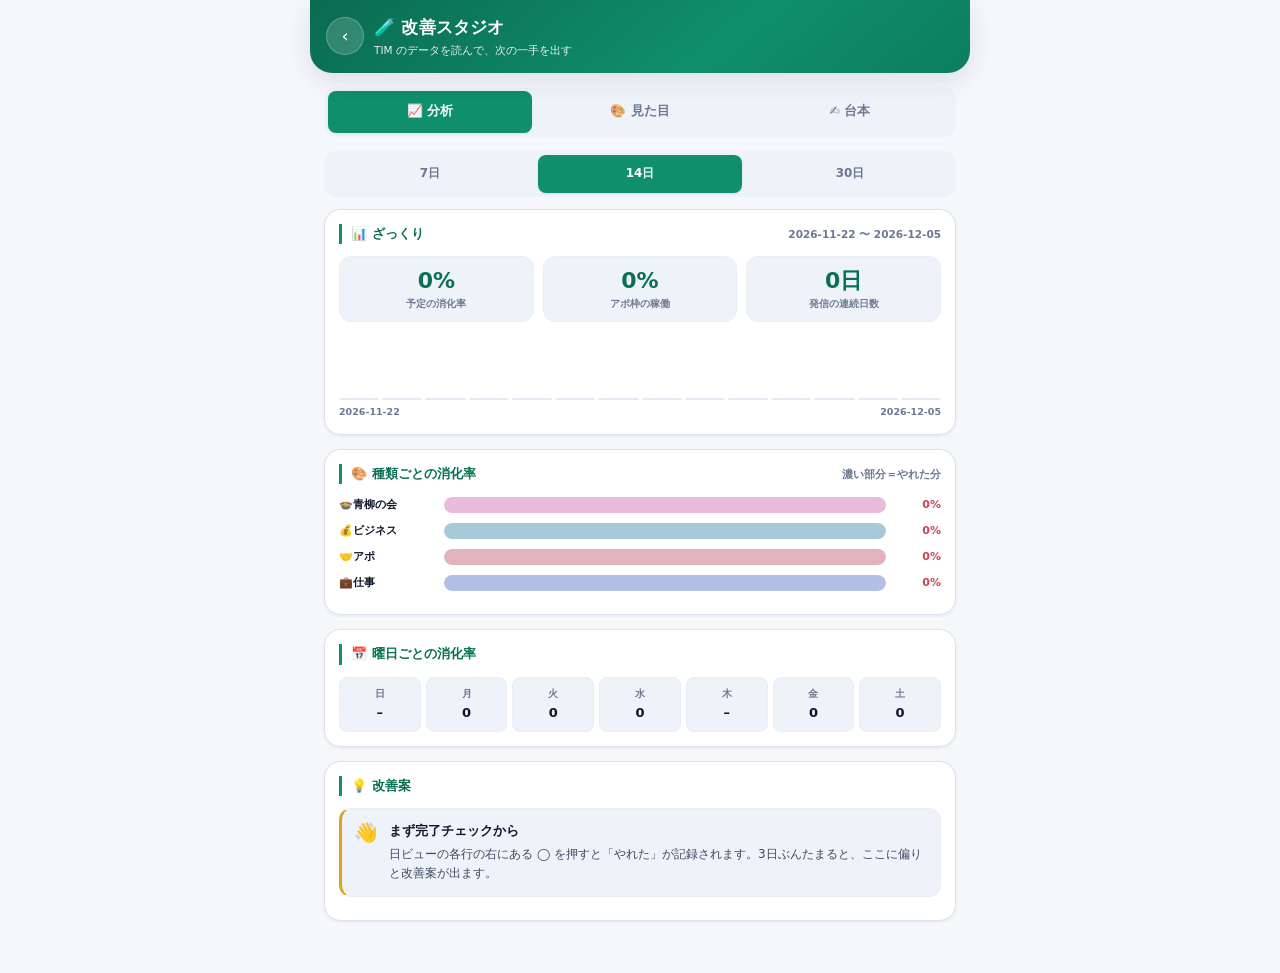
<file: studio/index.html>
<!DOCTYPE html>
<html lang="ja">
<head>
<meta charset="UTF-8">
<meta name="viewport" content="width=device-width, initial-scale=1, viewport-fit=cover">
<meta name="theme-color" content="#0a0e17" media="(prefers-color-scheme:dark)">
<meta name="theme-color" content="#f6f8fb" media="(prefers-color-scheme:light)">
<meta name="apple-mobile-web-app-capable" content="yes">
<meta name="mobile-web-app-capable" content="yes">
<meta name="apple-mobile-web-app-title" content="TIM Studio">
<link rel="apple-touch-icon" href="../icons/icon-180.png">
<link rel="icon" type="image/png" sizes="192x192" href="../icons/icon-192.png">
<title>改善スタジオ ｜ TIM</title>
<link rel="stylesheet" href="../theme.css">
<style>
  .topbar{position:sticky;top:0;z-index:30;overflow:hidden;color:#fff;
    background:linear-gradient(140deg,var(--brand-deep) 0%,var(--brand) 62%,var(--brand-ink) 130%);
    padding:calc(var(--safe-t) + 14px) 16px 14px;
    border-bottom-left-radius:var(--r-xl);border-bottom-right-radius:var(--r-xl);
    box-shadow:var(--shadow-m)}
  .topbar .row{display:flex;align-items:center;gap:10px}
  .back{width:38px;height:38px;border-radius:var(--r-full);background:rgba(255,255,255,.16);
    border:1px solid rgba(255,255,255,.24);color:#fff;font-size:18px;text-decoration:none;
    display:flex;align-items:center;justify-content:center;flex:0 0 auto}
  .topbar h1{font-size:17px;font-weight:800;letter-spacing:.2px}
  .topbar .sub{font-size:10.5px;opacity:.9;margin-top:2px}

  .tabs{display:flex;gap:6px;background:var(--surface-2);padding:4px;border-radius:var(--r-md);
    margin:14px 14px 0}
  .tabs button{flex:1;height:42px;border-radius:var(--r-sm);color:var(--mut);
    font-size:12.5px;font-weight:800;transition:.15s var(--ease)}
  .tabs button.on{background:var(--brand);color:var(--brand-on);box-shadow:var(--shadow-s)}

  .pane{display:none;padding:14px}
  .pane.on{display:block;animation:fade .24s var(--ease)}
  @keyframes fade{from{opacity:0;transform:translateY(8px)}to{opacity:1;transform:none}}

  .card{background:var(--surface);border:1px solid var(--line);border-radius:var(--r-lg);
    padding:14px;margin-bottom:14px;box-shadow:var(--shadow-s)}
  .card h2{font-size:13px;color:var(--brand-ink);font-weight:800;display:flex;align-items:center;gap:7px;
    border-left:3px solid var(--brand);padding-left:9px;margin-bottom:12px}
  .card h2 .badge{margin-left:auto;font-size:10.5px;font-weight:700;color:var(--mut)}

  .seg{display:flex;gap:6px;background:var(--surface-2);padding:4px;border-radius:var(--r-md);margin-bottom:12px}
  .seg button{flex:1;height:38px;border-radius:var(--r-sm);color:var(--mut);font-size:12px;font-weight:800}
  .seg button.on{background:var(--brand);color:var(--brand-on);box-shadow:var(--shadow-s)}

  .kpis{display:grid;grid-template-columns:repeat(3,1fr);gap:9px}
  .kpi{background:var(--surface-2);border:1px solid var(--line-soft);border-radius:var(--r-md);
    padding:11px 9px;text-align:center}
  .kpi .v{font-size:22px;font-weight:800;color:var(--brand-ink);font-variant-numeric:tabular-nums;line-height:1.2}
  .kpi .l{font-size:9.5px;color:var(--mut);font-weight:700;margin-top:3px;line-height:1.4}

  .barrow{display:flex;align-items:center;gap:9px;margin-bottom:9px}
  .barrow .nm{flex:0 0 96px;font-size:11px;font-weight:800;white-space:nowrap;
    overflow:hidden;text-overflow:ellipsis}
  .barrow .tr{flex:1;height:16px;border-radius:var(--r-full);background:var(--surface-3);
    overflow:hidden;position:relative;min-width:0}
  .barrow .pl{position:absolute;inset:0;border-radius:var(--r-full);opacity:.28}
  .barrow .dn{position:absolute;left:0;top:0;bottom:0;border-radius:var(--r-full)}
  .barrow .pc{flex:0 0 46px;text-align:right;font-size:11px;font-weight:800;
    font-variant-numeric:tabular-nums;color:var(--ink-2)}
  .barrow.low .pc{color:var(--jp)}

  .spark{display:flex;align-items:flex-end;gap:3px;height:74px;margin-top:4px}
  .spark .col{flex:1;min-width:0;display:flex;flex-direction:column;justify-content:flex-end;height:100%}
  .spark .bar{width:100%;border-radius:3px 3px 0 0;background:var(--brand);min-height:2px}
  .spark .bar.zero{background:var(--surface-3)}
  .sparklab{display:flex;justify-content:space-between;font-size:9.5px;color:var(--mut);
    font-weight:700;margin-top:5px}

  .wdgrid{display:grid;grid-template-columns:repeat(7,1fr);gap:5px;text-align:center}
  .wdgrid .c{background:var(--surface-2);border:1px solid var(--line-soft);
    border-radius:var(--r-sm);padding:8px 2px}
  .wdgrid .c .d{font-size:10px;color:var(--mut);font-weight:800}
  .wdgrid .c .p{font-size:13px;font-weight:800;font-variant-numeric:tabular-nums;margin-top:2px}
  .wdgrid .c.low .p{color:var(--jp)}
  .wdgrid .c.hi .p{color:var(--brand-ink)}

  .sug{display:flex;gap:11px;padding:12px;border-radius:var(--r-md);background:var(--surface-2);
    border:1px solid var(--line-soft);margin-bottom:9px;border-left:3px solid var(--mut)}
  .sug.warn{border-left-color:var(--jp)}
  .sug.good{border-left-color:var(--brand)}
  .sug.info{border-left-color:var(--warn-line)}
  .sug .si{font-size:19px;line-height:1.2;flex:0 0 auto}
  .sug .st{display:block;font-size:13px;font-weight:800;margin-bottom:3px}
  .sug .sb{display:block;font-size:12px;color:var(--ink-2);line-height:1.65}

  .empty{text-align:center;color:var(--mut);font-size:12.5px;padding:26px 10px;line-height:1.9}

  .swatches{display:grid;grid-template-columns:repeat(3,1fr);gap:9px}
  .sw{border:1.5px solid var(--line);border-radius:var(--r-md);padding:10px 8px;
    background:var(--surface-2);text-align:center;transition:.14s var(--ease)}
  .sw.on{border-color:var(--brand);box-shadow:0 0 0 2px color-mix(in srgb,var(--brand) 35%,transparent)}
  .sw .dots{display:flex;justify-content:center;gap:4px;margin-bottom:7px}
  .sw .dot{width:15px;height:15px;border-radius:var(--r-full)}
  .sw .nm{font-size:10.5px;font-weight:800;color:var(--ink-2)}

  .pv{border:1px solid var(--line);border-radius:var(--r-md);overflow:hidden;background:var(--bg)}
  .pv .pvtop{padding:12px 13px;color:#fff;
    background:linear-gradient(140deg,var(--brand-deep) 0%,var(--brand) 62%,var(--brand-ink) 130%)}
  .pv .pvtop b{font-size:13px;font-weight:800}
  .pv .pvtop span{display:block;font-size:9.5px;opacity:.9;margin-top:2px}
  .pv .pvbody{padding:11px 13px;display:flex;gap:8px;align-items:center}
  .pv .pvcell{flex:1;background:var(--surface);border:1px solid var(--brand);
    border-radius:var(--r-sm);padding:7px;font-size:10px;font-weight:800}
  .pv .pvbtn{background:var(--brand);color:var(--brand-on);border-radius:var(--r-sm);
    padding:8px 13px;font-size:11.5px;font-weight:800}
  .pv .pvnav{display:flex;border-top:1px solid var(--line);background:var(--surface)}
  .pv .pvnav span{flex:1;text-align:center;padding:8px 0;font-size:9.5px;font-weight:800;color:var(--mut)}
  .pv .pvnav span.on{color:var(--brand-ink)}

  .field{width:100%;height:46px;border:1px solid var(--line);border-radius:var(--r-md);
    padding:0 11px;background:var(--surface-2);color:var(--ink)}
  textarea.field{height:88px;padding:11px;resize:vertical;line-height:1.65;font-size:15px}
  .fldlab{font-size:11px;color:var(--mut);font-weight:700;margin-bottom:5px;display:block}
  .frmrow{display:flex;gap:9px;flex-wrap:wrap;margin-bottom:11px}
  .frmrow>*{flex:1;min-width:130px}

  .btn{height:46px;border-radius:var(--r-md);font-size:13px;font-weight:800;
    background:var(--surface-2);border:1px solid var(--line);color:var(--ink-2);padding:0 16px}
  .btn.primary{background:var(--brand);color:var(--brand-on);border-color:var(--brand);box-shadow:var(--shadow-s)}
  .btnrow{display:flex;gap:9px;flex-wrap:wrap}
  .btnrow .btn{flex:1;min-width:120px}

  .warn{margin-top:12px;font-size:11.5px;line-height:1.8;color:var(--warn-ink);
    background:var(--warn-bg);border-left:3px solid var(--warn-line);
    padding:11px 13px;border-radius:var(--r-md)}
  .btn[disabled]{opacity:.55;cursor:default}
  .aistate{font-size:12.5px;font-weight:800;color:var(--mut);padding:14px 2px;line-height:1.8}
  .aistate.bad{color:var(--jp)}

  .out{background:var(--surface-2);border:1px solid var(--line-soft);border-radius:var(--r-md);
    padding:13px;font-size:13px;line-height:1.85;white-space:pre-wrap;word-break:break-word;
    -webkit-user-select:text;user-select:text;margin-bottom:10px}
  .outlab{font-size:10px;font-weight:800;color:var(--brand-ink);letter-spacing:.5px;margin-bottom:5px}

  .toast{position:fixed;left:50%;transform:translateX(-50%) translateY(20px);
    bottom:calc(var(--safe-b) + 22px);z-index:80;
    background:var(--surface-3);color:var(--ink);border:1px solid var(--line);
    padding:11px 18px;border-radius:var(--r-full);font-size:12.5px;font-weight:800;
    box-shadow:var(--shadow-m);opacity:0;pointer-events:none;transition:.26s var(--ease);max-width:90vw}
  .toast.show{opacity:1;transform:translateX(-50%) translateY(0)}
</style>
</head>
<body>
<div class="app" style="padding-bottom:calc(var(--safe-b) + 24px)">

  <header class="topbar">
    <div class="row">
      <a class="back" href="../" aria-label="カレンダーに戻る">‹</a>
      <div>
        <h1>🧪 改善スタジオ</h1>
        <div class="sub">TIM のデータを読んで、次の一手を出す</div>
      </div>
    </div>
  </header>

  <div class="tabs" role="tablist">
    <button class="on" id="t-an" onclick="showPane('an')">📈 分析</button>
    <button id="t-lk" onclick="showPane('lk')">🎨 見た目</button>
    <button id="t-sc" onclick="showPane('sc')">✍️ 台本</button>
  </div>

  <!-- ============ 分析 ============ -->
  <section class="pane on" id="p-an">
    <div class="seg" role="group" aria-label="集計期間">
      <button id="pd-7" onclick="setPeriod(7)">7日</button>
      <button class="on" id="pd-14" onclick="setPeriod(14)">14日</button>
      <button id="pd-30" onclick="setPeriod(30)">30日</button>
    </div>

    <div class="card">
      <h2>📊 ざっくり<span class="badge" id="anRange"></span></h2>
      <div class="kpis">
        <div class="kpi"><div class="v" id="kRate">–</div><div class="l">予定の消化率</div></div>
        <div class="kpi"><div class="v" id="kApo">–</div><div class="l">アポ枠の稼働</div></div>
        <div class="kpi"><div class="v" id="kStreak">–</div><div class="l">発信の連続日数</div></div>
      </div>
      <div class="spark" id="spark"></div>
      <div class="sparklab"><span id="sparkA"></span><span id="sparkB"></span></div>
    </div>

    <div class="card">
      <h2>🎨 種類ごとの消化率<span class="badge">濃い部分＝やれた分</span></h2>
      <div id="catBars"></div>
    </div>

    <div class="card">
      <h2>📅 曜日ごとの消化率</h2>
      <div class="wdgrid" id="wdGrid"></div>
    </div>

    <div class="card">
      <h2>💡 改善案</h2>
      <div id="sugs"></div>
    </div>
  </section>

  <!-- ============ 見た目 ============ -->
  <section class="pane" id="p-lk">
    <div class="card">
      <h2>🌗 明るさ</h2>
      <div class="seg" role="group" aria-label="テーマ">
        <button id="th-auto" onclick="pickTheme('auto')">🌗 自動</button>
        <button id="th-light" onclick="pickTheme('light')">☀️ ライト</button>
        <button id="th-dark" onclick="pickTheme('dark')">🌙 ダーク</button>
      </div>
      <div class="empty" style="padding:2px 0 0;text-align:left">「自動」は端末の設定に合わせます。</div>
    </div>

    <div class="card">
      <h2>🎨 アクセント色</h2>
      <div class="swatches" id="swatches"></div>
    </div>

    <div class="card">
      <h2>👀 プレビュー<span class="badge">保存はすぐ反映</span></h2>
      <div class="pv">
        <div class="pvtop"><b>⏱️ TIM</b><span>🇬🇹⇄🇯🇵 15h ／ 今の色の見え方</span></div>
        <div class="pvbody">
          <div class="pvcell">15<br><span style="color:var(--mut);font-weight:700">🇪🇸授業</span></div>
          <div class="pvcell" style="border-color:var(--line)">16<br><span style="color:var(--mut);font-weight:700">📚自習</span></div>
          <span class="pvbtn">Hoy 今日</span>
        </div>
        <div class="pvnav"><span class="on">📅 月</span><span>📋 日</span><span>📰 Feed</span><span>🔄 Zona</span></div>
      </div>
    </div>
  </section>

  <!-- ============ 台本 ============ -->
  <section class="pane" id="p-sc">
    <div class="card">
      <h2>🗓️ どの日のこと？</h2>
      <div class="frmrow">
        <div><label class="fldlab" for="scDate">日付</label><input class="field" type="date" id="scDate"></div>
        <div><label class="fldlab" for="scArr">グアテマラ入りした日（任意）</label><input class="field" type="date" id="scArr"></div>
      </div>
      <label class="fldlab" for="scMemo">その日あったこと・言いたいこと（任意）</label>
      <textarea class="field" id="scMemo" placeholder="例: 市場で値切れた／先生に発音褒められた／雨で予定が全部ずれた"></textarea>
      <div class="btnrow" style="margin-top:11px">
        <button class="btn primary" id="btnAI" onclick="genAI()">✨ AIで書く</button>
        <button class="btn" id="btnTpl" onclick="genScript()">✍️ 定型でつくる</button>
        <button class="btn" onclick="genScript(true)">🔀 別の案</button>
      </div>
    </div>
    <div id="scOut"></div>

    <div class="card">
      <h2>🔑 AIで書く（任意）<span class="badge" id="keyState">未設定</span></h2>
      <label class="fldlab" for="apiKey">Anthropic API キー</label>
      <input class="field" type="password" id="apiKey" placeholder="sk-ant-..."
        autocomplete="off" autocapitalize="off" spellcheck="false">
      <div class="btnrow" style="margin-top:9px">
        <button class="btn primary" onclick="saveKey()">保存</button>
        <button class="btn" onclick="clearKey()">削除</button>
      </div>
      <div class="warn">
        キーは<b>この端末のブラウザだけ</b>に保存されます。書き出しファイルにも GitHub にも入りません。
        ただしブラウザに置いている以上、端末を他人が触れる状況では抜き取られます。
        使わない期間は削除しておくのが安全です。<br>
        「AIで書く」を押すと、<b>その日の時間割とメモが Anthropic に送信されます</b>。
        アポのお客さんの名前は送りません。
      </div>
    </div>
  </section>

</div>

<div class="toast" id="toast" role="status" aria-live="polite"></div>

<script src="../app-core.js"></script>
<script>
/* ============================================================
   共通
   ============================================================ */
let toastT=null;
function toast(m){const el=document.getElementById('toast');el.textContent=m;el.classList.add('show');
  clearTimeout(toastT);toastT=setTimeout(()=>el.classList.remove('show'),2200);}
function save(){if(!saveDB())toast('保存できませんでした');}
function showPane(p){
  ['an','lk','sc'].forEach(k=>{
    document.getElementById('p-'+k).classList.toggle('on',k===p);
    document.getElementById('t-'+k).classList.toggle('on',k===p);
  });
  window.scrollTo(0,0);
}

/* ============================================================
   分析
   ============================================================ */
/* いつもの時間割は終了時刻を持たない行があるので、次の行までを長さとみなす。
   最後の行だけは 60 分扱い（就寝行なので中身に影響しない）。 */
function rowsFor(ds){
  const out=[];
  const tl=timeline(dayType(ds));
  tl.forEach((r,i)=>{
    const nx=tl[i+1];
    const dur=r.e?(r.e-r.g):(nx?Math.min(Math.max(nx.g-r.g,0),120):60);
    out.push({dur,cat:r.cat,k:'r'+r.g});
  });
  (DB.events[ds]||[]).forEach(e=>out.push({dur:e.dur||30,cat:e.cat||'free',k:'e'+e.id}));
  const bk=DB.appts[ds]||{};
  Object.keys(bk).forEach(i=>{if(APO[i])out.push({dur:30,cat:'apo',k:'a'+i});});
  return out;
}
let PERIOD=14;
function setPeriod(n){
  PERIOD=n;
  [7,14,30].forEach(k=>document.getElementById('pd-'+k).classList.toggle('on',k===n));
  renderAnalysis();
}
function analyze(nDays){
  const today=todayStr();
  const st={days:nDays,rows:0,done:0,cat:{},wd:Array.from({length:7},()=>({rows:0,done:0})),
    apoBooked:0,apoSlots:0,perDay:[],from:addDays(today,-(nDays-1)),to:today};
  for(let i=nDays-1;i>=0;i--){
    const ds=addDays(today,-i);
    const rows=rowsFor(ds), dn=DB.done[ds]||{};
    let d=0;
    rows.forEach(r=>{
      const ok=!!dn[r.k];
      st.rows++;if(ok){st.done++;d++;}
      const c=st.cat[r.cat]||(st.cat[r.cat]={rows:0,done:0,min:0,doneMin:0});
      c.rows++;c.min+=r.dur;if(ok){c.done++;c.doneMin+=r.dur;}
      const w=st.wd[dow(ds)];w.rows++;if(ok)w.done++;
    });
    st.apoSlots+=APO.length;
    st.apoBooked+=Object.keys(DB.appts[ds]||{}).length;
    st.perDay.push({ds,total:rows.length,done:d});
  }
  return st;
}
/* 発信(sns)の行を1つでも消化した日が、今日から何日続いているか */
function snsStreak(){
  let n=0;
  for(let i=0;i<120;i++){
    const ds=addDays(todayStr(),-i);
    const dn=DB.done[ds]||{};
    const hit=rowsFor(ds).filter(r=>r.cat==='sns').some(r=>dn[r.k]);
    if(hit){n++;continue;}
    if(i===0)continue;   /* 今日はまだ途中。未達でも連続は切らない */
    break;
  }
  return n;
}
const CAT_TIP={
  study:'枠が大きいほど飛びやすい。1回30分に割って、授業の直後のカフェに寄せると乗りやすい。',
  film :'撮影と編集を同じ日に詰めると重い。撮りだめの日と編集の日を分けて、編集は1本ずつ。',
  sns  :'朝の投稿が飛ぶなら、前夜のうちに予約投稿まで済ませてしまう。',
  train:'朝のトレが飛ぶなら、授業のあとの散歩に振り替える。ゼロの日を作らないほうが優先。',
  talk :'相手が決まっていない会話は飛ぶ。前日にアポを1本入れておく。',
  self :'5分の振り返りは寝る直前より、夜リールを出した直後に寄せると続く。',
  meal :'自炊が飛ぶなら週末にまとめて仕込む。vlog のネタも同時に撮れる。',
  free :'フリーが消えているのは他が押している合図。予定を減らす側で調整する。',
  work :'日本時間の仕事は相手都合。20:00の枠を前に倒せないか見直す。',
  ai   :'AI作業は細切れだと進まない。週末に寄せてまとめて。',
  play :'遊びが飛ぶと燃え尽きる。土日のどちらかは予定を空ける。',
  fix  :'授業を落としているなら、削るべきは他のほう。ここは最後に守る。',
  apo  :'アポが流れているなら、確認の連絡を前日に固定する。',
};
function suggest(st){
  const out=[];
  if(st.done===0){
    out.push({tone:'info',i:'👋',t:'まず完了チェックから',
      b:'日ビューの各行の右にある ◯ を押すと「やれた」が記録されます。3日ぶんたまると、ここに偏りと改善案が出ます。'});
    return out;
  }
  const rate=st.done/st.rows;
  if(rate<.4)out.push({tone:'warn',i:'📉',t:`消化率 ${Math.round(rate*100)}% — 予定を立てすぎ`,
    b:'できなかった予定が多いと、計画そのものを見なくなります。1日の行を2〜3本減らして、確実に埋まる形まで落とすほうが結果的に進みます。'});
  else if(rate>.88)out.push({tone:'good',i:'🚀',t:`消化率 ${Math.round(rate*100)}% — 余力あり`,
    b:'ほぼ計画どおり動けています。負荷を1段上げるか、遊び・休みの枠を増やして燃え尽きを避けるか、どちらかを意図的に選ぶタイミング。'});

  /* 消化率の低いカテゴリ。数回しか出ていない種類で決めつけないよう、
     期間の長さに応じた最低サンプル数を要求する（14日なら7回以上）。 */
  const minN=Math.max(4,Math.round(st.days/2));
  const cats=Object.entries(st.cat).filter(([,c])=>c.rows>=minN)
    .map(([k,c])=>({k,r:c.done/c.rows,rows:c.rows,min:c.min}));
  cats.sort((a,b)=>a.r-b.r);
  const worst=cats[0];
  if(worst&&worst.r<.6){const c=catOf(worst.k);
    out.push({tone:'warn',i:c.e,t:`${c.n} が ${Math.round(worst.r*100)}% しか消化できていない`,
      b:(CAT_TIP[worst.k]||'枠の大きさか時間帯を疑う。')+`（${st.days}日で ${worst.rows} 回中 ${st.cat[worst.k].done} 回）`});}
  const best=cats[cats.length-1];
  if(best&&best.r>=.85&&best!==worst){const c=catOf(best.k);
    out.push({tone:'good',i:c.e,t:`${c.n} は安定して回っている`,
      b:'ここは崩さない。他を削るときも、この枠は最後まで残すほうがリズムが保てます。'});}

  /* 発信は続いているのに編集が追いつかない、という詰まり方 */
  const sns=st.cat.sns,film=st.cat.film;
  if(sns&&film&&sns.rows>=3&&film.rows>=3){
    const rs=sns.done/sns.rows, rf=film.done/film.rows;
    if(rs-rf>.25)out.push({tone:'info',i:'🎬',t:'発信は続いているが、編集が追いついていない',
      b:'投稿の消化率が編集を大きく上回っています。在庫が尽きると急に止まるので、週に1日「撮りだめだけの日」を作っておくと切れません。'});
  }

  /* アポ枠 */
  const ar=st.apoSlots?st.apoBooked/st.apoSlots:0;
  if(ar<.2)out.push({tone:'info',i:'🤝',t:`アポ枠の稼働 ${Math.round(ar*100)}%（${st.apoBooked}/${st.apoSlots}）`,
    b:'空き枠が多いので、枠を6→3に減らして「この時間だけ空いてます」と出すほうが埋まりやすい。空けた分は発信か編集に回せます。'});
  else if(ar>.7)out.push({tone:'good',i:'🤝',t:`アポ枠の稼働 ${Math.round(ar*100)}% — ほぼ満席`,
    b:'埋まりきっています。枠を増やすか単価を上げるか、どちらかを検討する時期。'});

  /* 曜日の落ち込み */
  const wds=st.wd.map((w,i)=>({i,r:w.rows?w.done/w.rows:null,rows:w.rows})).filter(w=>w.r!==null&&w.rows>=3);
  if(wds.length>=4){
    const avg=wds.reduce((s,w)=>s+w.r,0)/wds.length;
    const lo=wds.slice().sort((a,b)=>a.r-b.r)[0];
    if(avg-lo.r>.2)out.push({tone:'warn',i:'📅',t:`${WKJ[lo.i]}曜が落ちている（${Math.round(lo.r*100)}%／平均 ${Math.round(avg*100)}%）`,
      b:`${WKJ[lo.i]}曜だけ別の予定が入りがちなのかも。この曜日はいつもの時間割を薄くして、余白を先に確保しておくと崩れません。`});
  }

  if(out.length===1&&out[0].tone==='good')out.push({tone:'info',i:'🪞',t:'次に見るなら',
    b:'期間を30日に伸ばすと、曜日ごとの癖が見えてきます。'});
  return out;
}
function renderAnalysis(){
  const st=analyze(PERIOD);
  document.getElementById('anRange').textContent=`${st.from} 〜 ${st.to}`;
  const rate=st.rows?st.done/st.rows:0;
  document.getElementById('kRate').textContent=st.rows?Math.round(rate*100)+'%':'–';
  document.getElementById('kApo').textContent=st.apoSlots?Math.round(st.apoBooked/st.apoSlots*100)+'%':'–';
  const stk=snsStreak();
  document.getElementById('kStreak').textContent=stk?stk+'日':'0日';

  /* 日ごとの消化率 */
  const sp=document.getElementById('spark');
  sp.innerHTML=st.perDay.map(d=>{
    const p=d.total?Math.round(d.done/d.total*100):0;
    return `<div class="col" title="${d.ds} ${d.done}/${d.total}">
      <div class="bar${p===0?' zero':''}" style="height:${Math.max(p,2)}%"></div></div>`;}).join('');
  document.getElementById('sparkA').textContent=st.from;
  document.getElementById('sparkB').textContent=st.to;

  /* カテゴリ別 */
  const cats=Object.entries(st.cat).map(([k,c])=>({k,c,r:c.rows?c.done/c.rows:0}))
    .sort((a,b)=>b.c.min-a.c.min);
  const el=document.getElementById('catBars');
  el.innerHTML=cats.length?cats.map(({k,c,r})=>{
    const col=catOf(k);const pct=Math.round(r*100);
    return `<div class="barrow${pct<50?' low':''}">
      <span class="nm">${col.e}${col.n}</span>
      <span class="tr"><span class="pl" style="background:${col.bar}"></span>
        <span class="dn" style="background:${col.bar};width:${pct}%"></span></span>
      <span class="pc">${pct}%</span></div>`;}).join('')
    :'<div class="empty">まだ集計できるデータがありません。</div>';

  /* 曜日別 */
  const wg=document.getElementById('wdGrid');
  const rs=st.wd.map(w=>w.rows?w.done/w.rows:null);
  const valid=rs.filter(v=>v!==null);
  const avg=valid.length?valid.reduce((a,b)=>a+b,0)/valid.length:0;
  wg.innerHTML=st.wd.map((w,i)=>{
    const r=rs[i];
    const cls=r===null?'':(r<avg-.12?'low':r>avg+.12?'hi':'');
    return `<div class="c ${cls}"><div class="d">${WKJ[i]}</div>
      <div class="p">${r===null?'–':Math.round(r*100)}</div></div>`;}).join('');

  /* 改善案 */
  document.getElementById('sugs').innerHTML=suggest(st).map(s=>
    `<div class="sug ${s.tone}"><span class="si">${s.i}</span>
      <span><span class="st">${esc(s.t)}</span><span class="sb">${esc(s.b)}</span></span></div>`).join('');
}

/* ============================================================
   見た目
   ============================================================ */
function syncLook(){
  const t=DB.prefs.theme||'auto';
  ['auto','light','dark'].forEach(k=>document.getElementById('th-'+k).classList.toggle('on',k===t));
  const mode=resolvedTheme();
  document.getElementById('swatches').innerHTML=Object.entries(ACCENTS).map(([k,a])=>{
    const c=a[mode];
    return `<button type="button" class="sw${k===DB.prefs.accent?' on':''}" onclick="pickAccent('${k}')"
      aria-pressed="${k===DB.prefs.accent}">
      <span class="dots"><span class="dot" style="background:${c.d}"></span>
        <span class="dot" style="background:${c.b}"></span>
        <span class="dot" style="background:${c.i}"></span></span>
      <span class="nm">${a.n}</span></button>`;}).join('');
}
function pickTheme(t){DB.prefs.theme=t;save();applyAppearance();syncLook();}
function pickAccent(k){DB.prefs.accent=k;save();applyAppearance();syncLook();toast('色を変えました');}

/* ============================================================
   台本
   ============================================================ */
const HOOKS=[
  d=>d.nth?`グアテマラ${d.nth}日目、${d.high}`:`${d.wk}曜のグアテマラ、${d.high}`,
  d=>`日本と15時間ズレた生活、${d.md}はこんな1日`,
  d=>d.nth?`スペイン語ゼロから${d.nth}日目の${d.wk}曜がこれ`:`スペイン語ゼロからの${d.wk}曜がこれ`,
  d=>`海外移住した日本人の、ふつうの${d.wk}曜`,
  d=>`朝${d.first}に始まって、夜は日本の仕事。${d.md}の全部`,
];
const CAPS=[
  d=>`${d.high}。\n\n${d.memo||'できた日もできない日も、とりあえず出す。'}\n\n現地${d.gtSpan}／日本時間だと${d.jpSpan}。${d.typeName}の日。`,
  d=>`${d.md}の記録。\n${d.bullets}\n\n${d.memo||'続けてると、できなかった日も記録になる。'}`,
  d=>`${d.memo||d.high}\n\nグアテマラは日本より15時間おそい。こっちの朝が、日本の夜。\n${d.typeName}。`,
];
const CAPS_ES=[
  d=>`Un ${d.wkEs} cualquiera en Guatemala.\n${d.highEs}\n\nJapón va 15 horas adelante — mi mañana es su noche.`,
  d=>`Así fue mi día: ${d.highEs}\n\nAprendiendo español desde cero, un día a la vez.`,
  d=>`Rutina de hoy en Guatemala 🇬🇹\n${d.highEs}\n\n¿Ustedes cómo empiezan el día?`,
];
const TAGS_BASE=['#グアテマラ','#海外移住','#スペイン語学習','#中南米','#移住生活','#Guatemala','#aprenderespañol','#vidaenguatemala'];
const TAGS_BY_CAT={
  study:['#語学学習','#スペイン語'],film:['#vlog','#撮影'],train:['#筋トレ','#朝活'],
  talk:['#会話練習','#アウトプット'],play:['#観光','#サルサ'],meal:['#自炊','#海外ごはん'],
  work:['#リモートワーク','#時差'],sns:['#発信'],self:['#振り返り'],ai:['#AI活用'],
};
let variant=0;
const WK_ES=['domingo','lunes','martes','miércoles','jueves','viernes','sábado'];
const hasJa=s=>/[぀-ヿ一-龯]/.test(s);
/* 「🎬 編集＋西語字幕 ／ Edición」から日本語側・スペイン語側をそれぞれ取り出す。
   先頭の絵文字は落とす（カット一覧では種類の絵文字を別に出すため）。 */
const clean=s=>String(s).split('／')[0].replace(/^[^\p{L}\p{N}]*/u,'').trim();
const cleanEs=s=>{
  const p=String(s).split('／');
  if(p[1])return p[1].replace(/^[^\p{L}\p{N}]*/u,'').trim();
  const c=clean(p[0]);
  return hasJa(c)?'':c;          /* 日本語しかない予定名はスペイン語文に混ぜない */
};
function scriptData(ds,memo,arrival){
  const type=dayType(ds), rows=timeline(type);
  const [y,mo,d]=ds.split('-').map(Number);
  /* その日らしい行だけ拾う（ごはん・フリー・就寝は絵にならないので後回し）。
     アポはお客さんの名前が入るので、公開する台本には出さない。 */
  const pri=['talk','play','film','study','train','sns','fix','ai','work'];
  const picked=[];
  (DB.events[ds]||[]).forEach(e=>picked.push({t:e.title,cat:e.cat||'free',g:e.gt}));
  pri.forEach(c=>rows.filter(r=>r.cat===c).forEach(r=>picked.push({t:r.t,cat:r.cat,g:r.g})));
  const uniq=[];const seen=new Set();
  picked.forEach(p=>{const key=p.cat+'@'+p.g;if(!seen.has(key)){seen.add(key);uniq.push(p);}});
  const cuts=uniq.slice(0,5)
    .map(p=>({...p,ct:clean(p.t),ce:cleanEs(p.t)}))
    .sort((a,b)=>a.g-b.g);
  const high=cuts.length?cuts[0].ct:'とくべつなことはない1日';
  const highEs=(cuts.find(c=>c.ce)||{}).ce||'un día normal por aquí';
  const first=rows.length?m2hm(rows[0].g):'6:00';
  const last=rows.length?m2hm(rows[rows.length-1].g):'23:00';
  const nth=arrival?daysBetween(arrival,ds)+1:0;
  return {
    ds,md:`${mo}/${d}`,wk:WKJ[dow(ds)],wkEs:WK_ES[dow(ds)],
    nth:nth>0?nth:0,
    typeName:DAYTYPE_NAME[type],high,highEs,
    first,gtSpan:`${first}〜${last}`,jpSpan:`${m2hm(gt2jp(rows.length?rows[0].g:360))}〜${m2hm(gt2jp(rows.length?rows[rows.length-1].g:1380))}`,
    memo:memo.trim(),cuts,
    bullets:cuts.map(c=>`・${m2hm(c.g)} ${c.ct}`).join('\n'),
  };
}
/* 画面への描画は定型でもAIでも同じ。r = {hook, cuts[], cap, es, tags} */
function renderScript(d,r,source){
  const cutList=r.cuts.length
    ? r.cuts.map((c,i)=>`${i+1}. ${c}`).join('\n')
    : 'この日はまだ予定が入っていません。カレンダー側で予定を足すと、構成もそれに合わせて出ます。';
  window.__full=`【フック】${r.hook}\n\n【構成】\n${cutList}\n\n【キャプション】\n${r.cap}\n\n【スペイン語】\n${r.es}\n\n${r.tags}`;
  const ai=source==='ai';
  document.getElementById('scOut').innerHTML=`
    <div class="card">
      <h2>🎣 フック（最初の1秒）<span class="badge">${ai?'✨ AI':'✍️ 定型'} ・ ${d.md} (${d.wk})</span></h2>
      <div class="out">${esc(r.hook)}</div>
      <div class="outlab">構成（${r.cuts.length}カット）</div>
      <div class="out">${esc(cutList)}</div>
    </div>
    <div class="card">
      <h2>✍️ キャプション</h2>
      <div class="outlab">日本語</div><div class="out">${esc(r.cap)}</div>
      <div class="outlab">ESPAÑOL</div><div class="out">${esc(r.es)}</div>
      <div class="outlab">ハッシュタグ</div><div class="out">${esc(r.tags)}</div>
      <div class="btnrow">
        <button class="btn primary" onclick="copyAll()">📋 まとめてコピー</button>
        <button class="btn" onclick="${ai?'genAI()':'genScript(true)'}">🔀 別の案</button>
      </div>
    </div>
    <div class="empty" style="text-align:left">
      ${ai ? 'AI が書いた下書きです。事実とニュアンスは自分で確かめてから出してください。'
           : '文面はその日の時間割から組んだ下書きです。出す前に自分の言葉に直してください。'}
    </div>`;
}

/* 入力欄の読み取りは定型もAIも同じ入口を通す */
function readForm(){
  const ds=document.getElementById('scDate').value||todayStr();
  const arr=document.getElementById('scArr').value;
  const memo=document.getElementById('scMemo').value;
  if(arr!==(DB.prefs.arrival||'')){DB.prefs.arrival=arr;save();}
  return {ds,memo,d:scriptData(ds,memo,arr)};
}

function genScript(next){
  if(next)variant++;
  const {d}=readForm();
  renderScript(d,{
    hook:HOOKS[variant%HOOKS.length](d),
    cuts:d.cuts.map(c=>`[${m2hm(c.g)} 現地 / JP ${m2hm(gt2jp(c.g))}] ${catOf(c.cat).e} ${c.ct}`),
    cap:CAPS[variant%CAPS.length](d),
    es:CAPS_ES[variant%CAPS_ES.length](d),
    tags:[...new Set([...TAGS_BASE,...d.cuts.flatMap(c=>TAGS_BY_CAT[c.cat]||[])])].join(' '),
  },'tpl');
}

/* ============================================================
   AI で書く — Claude API をブラウザから直接呼ぶ
   キーは DB とは別の場所に置く。DB に入れると書き出しファイルに混ざり、
   バックアップを誰かに渡した時点でキーごと渡ることになる。
   ============================================================ */
const KEY_STORE='takuha_tree_api_key';
const getKey=()=>{try{return localStorage.getItem(KEY_STORE)||'';}catch(_){return '';}};
function syncKey(){
  const has=!!getKey();
  const st=document.getElementById('keyState');
  if(st)st.textContent=has?'設定済み':'未設定';
  const ai=document.getElementById('btnAI'),tpl=document.getElementById('btnTpl');
  if(ai){ai.disabled=!has;ai.classList.toggle('primary',has);}
  if(tpl)tpl.classList.toggle('primary',!has);
}
function saveKey(){
  const el=document.getElementById('apiKey');
  const v=el.value.trim();
  if(!v){toast('キーを貼り付けてね');return;}
  try{localStorage.setItem(KEY_STORE,v);}catch(_){toast('保存できませんでした');return;}
  el.value='';syncKey();toast('キーを保存しました');
}
function clearKey(){
  try{localStorage.removeItem(KEY_STORE);}catch(_){}
  const el=document.getElementById('apiKey');if(el)el.value='';
  syncKey();toast('キーを削除しました');
}

const MODEL='claude-opus-5';
const SCRIPT_SCHEMA={
  type:'object',
  properties:{
    hook:{type:'string',description:'最初の1秒で指を止めるための1文'},
    cuts:{type:'array',description:'3〜5カットの構成',items:{
      type:'object',
      properties:{
        time:{type:'string',description:'現地時刻 HH:MM'},
        shot:{type:'string',description:'そのカットで何を写すかを1行で'},
      },
      required:['time','shot'],additionalProperties:false}},
    caption_ja:{type:'string',description:'日本語キャプション 120〜200字'},
    caption_es:{type:'string',description:'スペイン語キャプション 40〜80語'},
    hashtags:{type:'array',description:'8〜14個',items:{type:'string'}},
  },
  required:['hook','cuts','caption_ja','caption_es','hashtags'],
  additionalProperties:false,
};
const SYS=`あなたはリール制作のパートナー。書き手はグアテマラ在住の日本人で、スペイン語を学びながら日本のフォロワーに向けて発信している。日本とは15時間の時差がある（日本が先行）。

書き方の決まり:
- フックは1文、15〜25字。煽らない、盛らない。その日の具体を1つ入れる。
- 構成は3〜5カット。各カットは現地時刻と「何を写すか」を1行で。
- 日本語キャプションは120〜200字。本人の一人称で、結論から書く。
- スペイン語キャプションは40〜80語。日本語の直訳ではなく、現地の人が読んで自然な文にする。日本語は1文字も混ぜない。
- ハッシュタグは8〜14個。日本語とスペイン語を混ぜる。
- 与えられた時間割とメモに書かれていることだけで書く。ないことを足さない。
- 説明・前置き・補足は書かない。指定された項目だけを返す。`;

/* 送るのは時間割とメモだけ。アポはお客さんの名前を出さず本数だけにする。 */
function aiPrompt(d,ds){
  const rows=timeline(dayType(ds)).map(r=>({g:r.g,t:clean(r.t)}));
  (DB.events[ds]||[]).forEach(e=>rows.push({g:e.gt,t:clean(e.title)}));
  rows.sort((a,b)=>a.g-b.g);
  const apo=Object.keys(DB.appts[ds]||{}).length;
  const L=[`日付: ${ds}（${d.wk}曜 / ${d.wkEs}）`];
  if(d.nth)L.push(`グアテマラ${d.nth}日目`);
  L.push(`その日の型: ${d.typeName}`);
  L.push(`起きている時間: 現地 ${d.gtSpan} ／ 日本時間 ${d.jpSpan}`);
  if(apo)L.push(`日本のお客さんとのアポ: ${apo}本（相手が誰かは伏せる）`);
  L.push('','その日の時間割（現地時刻）:');
  rows.forEach(r=>L.push(`- ${m2hm(r.g)} ${r.t}`));
  if(d.memo)L.push('','本人のメモ:',d.memo);
  L.push('','この日のリールの台本を作って。');
  return L.join('\n');
}

function httpMsg(status,detail){
  if(status===401||status===403)return 'APIキーが違うか、権限がありません。設定を見直してください。';
  if(status===429)return 'リクエストが多すぎます。少し待ってからもう一度。';
  if(status>=500)return 'Anthropic 側が混み合っています。少し待ってからもう一度。';
  return `エラー（${status}）${detail?'：'+detail:''}`;
}
async function callClaude(userText,signal){
  let res;
  try{
    res=await fetch('https://api.anthropic.com/v1/messages',{
      method:'POST',signal,
      headers:{
        'content-type':'application/json',
        'x-api-key':getKey(),
        'anthropic-version':'2023-06-01',
        /* ブラウザから直接叩くための明示的な opt-in。これが無いと CORS で弾かれる。 */
        'anthropic-dangerous-direct-browser-access':'true',
      },
      body:JSON.stringify({
        model:MODEL,
        /* Opus 5 は thinking が既定でON。max_tokens は thinking と本文の合計に
           かかる上限なので、本文が短くても余裕を持たせる。 */
        max_tokens:8000,
        system:SYS,
        output_config:{effort:'medium',format:{type:'json_schema',schema:SCRIPT_SCHEMA}},
        messages:[{role:'user',content:userText}],
      }),
    });
  }catch(e){
    if(e.name==='AbortError')throw e;
    throw new Error('つながりませんでした。通信状況とキーを確かめてください。');
  }
  if(!res.ok){
    let detail='';
    try{const j=await res.json();detail=(j.error&&j.error.message)||'';}catch(_){}
    throw new Error(httpMsg(res.status,detail));
  }
  const data=await res.json();
  if(data.stop_reason==='refusal')
    throw new Error('内容が安全フィルタに引っかかりました。メモの書き方を変えて試してください。');
  if(data.stop_reason==='max_tokens')
    throw new Error('出力が途中で切れました。メモを短くして試してください。');
  const text=(data.content||[]).filter(b=>b.type==='text').map(b=>b.text).join('');
  try{return JSON.parse(text);}
  catch(_){throw new Error('返ってきた形が読めませんでした。もう一度試してください。');}
}

let aiBusy=false;
async function genAI(){
  if(aiBusy)return;
  if(!getKey()){toast('先に API キーを保存してね');return;}
  const {ds,d}=readForm();
  const btn=document.getElementById('btnAI');
  aiBusy=true;btn.disabled=true;btn.textContent='✨ 書いています…';
  document.getElementById('scOut').innerHTML=
    '<div class="card"><div class="aistate">✨ Claude が書いています…</div></div>';
  const ac=new AbortController();
  const timer=setTimeout(()=>ac.abort(),150000);
  try{
    const r=await callClaude(aiPrompt(d,ds),ac.signal);
    renderScript(d,{
      hook:String(r.hook||'').trim(),
      cuts:(r.cuts||[]).map(c=>`[${c.time} 現地] ${c.shot}`),
      cap:String(r.caption_ja||'').trim(),
      es:String(r.caption_es||'').trim(),
      tags:(r.hashtags||[]).map(t=>String(t).startsWith('#')?t:'#'+t).join(' '),
    },'ai');
  }catch(e){
    const msg=e.name==='AbortError'
      ? '時間がかかりすぎたので中断しました。もう一度試してください。'
      : (e.message||'うまくいきませんでした。');
    document.getElementById('scOut').innerHTML=
      `<div class="card"><div class="aistate bad">⚠️ ${esc(msg)}</div>
        <div class="btnrow"><button class="btn" onclick="genScript()">✍️ 定型でつくる</button></div></div>`;
  }finally{
    clearTimeout(timer);aiBusy=false;btn.disabled=false;btn.textContent='✨ AIで書く';
  }
}
function copyAll(){
  const t=window.__full||'';
  const done=()=>toast('コピーしました');
  if(navigator.clipboard&&navigator.clipboard.writeText){
    navigator.clipboard.writeText(t).then(done).catch(()=>fallbackCopy(t,done));
  }else fallbackCopy(t,done);
}
function fallbackCopy(t,done){
  const ta=document.createElement('textarea');
  ta.value=t;ta.style.position='fixed';ta.style.opacity='0';
  document.body.appendChild(ta);ta.select();
  try{document.execCommand('copy');done();}catch(_){toast('コピーできませんでした');}
  document.body.removeChild(ta);
}

/* ============================================================
   init
   ============================================================ */
applyAppearance();
document.getElementById('scDate').value=todayStr();
if(DB.prefs.arrival)document.getElementById('scArr').value=DB.prefs.arrival;
renderAnalysis();syncLook();syncKey();
/* 本体タブで予定を足したら、こちらの集計も追従させる */
addEventListener('storage',e=>{if(e.key===KEY){reloadDB();applyAppearance();renderAnalysis();syncLook();}});
</script>
</body>
</html>
</file>
<file: theme.css>
/* ============================================================
   TIM — design tokens & base
   本体と改善スタジオが共有する。色を変えるならここ1か所。
   ============================================================ */
/* ============================================================
   design tokens
   ============================================================ */
:root{
  /* dark = default */
  --bg:#0a0e17; --surface:#141b2c; --surface-2:#1b2439; --surface-3:#222c45;
  --line:#25304a; --line-soft:#1d2740;
  --ink:#e9eefc; --ink-2:#b6c1da; --mut:#7c89a9;
  --brand:#22b085; --brand-ink:#5ee0b4; --brand-on:#04241c; --brand-deep:#0d4f42;
  --jp:#ff8a8a; --sun:#ff9a9a; --sat:#84b8ff;
  --warn-ink:#e8c98a; --warn-bg:#33290f; --warn-line:#c99a2e;
  --ok-bg:#0f3a2e;
  --shadow-s:0 2px 8px rgba(0,0,0,.28);
  --shadow-m:0 10px 28px rgba(0,0,0,.38);
  --shadow-l:0 -8px 32px rgba(0,0,0,.45);
  --scrim:rgba(4,7,13,.66);
  --nav-bg:rgba(14,20,34,.82);
  --rt-a-ink:#7fe6c4; --rt-a-bg:rgba(21,159,118,.18); --rt-a-bd:rgba(21,159,118,.55);
  --rt-b-ink:#6fc0f0; --rt-b-bg:rgba(47,127,192,.18); --rt-b-bd:rgba(47,127,192,.55);
  --rt-w-ink:#ff9d8a; --rt-w-bg:rgba(208,80,77,.18); --rt-w-bd:rgba(208,80,77,.55);

  /* scale */
  --r-sm:8px; --r-md:12px; --r-lg:16px; --r-xl:22px; --r-full:999px;
  --nav-h:66px;
  --safe-b:env(safe-area-inset-bottom,0px);
  --safe-t:env(safe-area-inset-top,0px);
  --ease:cubic-bezier(.22,.61,.36,1);
  color-scheme:dark;
}
:root[data-theme="light"]{
  --bg:#f5f7fb; --surface:#ffffff; --surface-2:#eef2f9; --surface-3:#e4eaf4;
  --line:#dce3ef; --line-soft:#e9eef6;
  --ink:#0f172a; --ink-2:#3d4a63; --mut:#6b7891;
  --brand:#0f8f6c; --brand-ink:#0a7053; --brand-on:#ffffff; --brand-deep:#0b6b50;
  --jp:#cf4055; --sun:#cf4055; --sat:#2563eb;
  --warn-ink:#8a6410; --warn-bg:#fdf3d8; --warn-line:#d9a520;
  --ok-bg:#e2f5ee;
  --shadow-s:0 1px 3px rgba(16,24,40,.07);
  --shadow-m:0 8px 24px rgba(16,24,40,.10);
  --shadow-l:0 -8px 32px rgba(16,24,40,.14);
  --scrim:rgba(15,23,42,.42);
  --nav-bg:rgba(255,255,255,.86);
  --rt-a-ink:#0b6b50; --rt-a-bg:rgba(21,159,118,.13); --rt-a-bd:rgba(21,159,118,.45);
  --rt-b-ink:#1d5c8f; --rt-b-bg:rgba(47,127,192,.13); --rt-b-bd:rgba(47,127,192,.45);
  --rt-w-ink:#a63c39; --rt-w-bg:rgba(208,80,77,.13); --rt-w-bd:rgba(208,80,77,.45);
  color-scheme:light;
}
@media (prefers-color-scheme:light){
  :root:not([data-theme="dark"]){
    --bg:#f5f7fb; --surface:#ffffff; --surface-2:#eef2f9; --surface-3:#e4eaf4;
    --line:#dce3ef; --line-soft:#e9eef6;
    --ink:#0f172a; --ink-2:#3d4a63; --mut:#6b7891;
    --brand:#0f8f6c; --brand-ink:#0a7053; --brand-on:#ffffff; --brand-deep:#0b6b50;
    --jp:#cf4055; --sun:#cf4055; --sat:#2563eb;
    --warn-ink:#8a6410; --warn-bg:#fdf3d8; --warn-line:#d9a520;
    --ok-bg:#e2f5ee;
    --shadow-s:0 1px 3px rgba(16,24,40,.07);
    --shadow-m:0 8px 24px rgba(16,24,40,.10);
    --shadow-l:0 -8px 32px rgba(16,24,40,.14);
    --scrim:rgba(15,23,42,.42);
    --nav-bg:rgba(255,255,255,.86);
    --rt-a-ink:#0b6b50; --rt-a-bg:rgba(21,159,118,.13); --rt-a-bd:rgba(21,159,118,.45);
    --rt-b-ink:#1d5c8f; --rt-b-bg:rgba(47,127,192,.13); --rt-b-bd:rgba(47,127,192,.45);
    --rt-w-ink:#a63c39; --rt-w-bg:rgba(208,80,77,.13); --rt-w-bd:rgba(208,80,77,.45);
    color-scheme:light;
  }
}

/* ============================================================
   base
   ============================================================ */
*{margin:0;padding:0;box-sizing:border-box;-webkit-tap-highlight-color:transparent}
html{-webkit-text-size-adjust:100%}
body{
  font-family:system-ui,-apple-system,"Hiragino Sans","Hiragino Kaku Gothic ProN","Yu Gothic UI","Noto Sans JP",sans-serif;
  background:var(--bg);color:var(--ink);line-height:1.55;
  font-size:15px;font-feature-settings:"palt" 1;
  overscroll-behavior-y:none;-webkit-user-select:none;user-select:none;
  transition:background .25s var(--ease),color .25s var(--ease);
}
button,input,select,textarea{font-family:inherit;color:inherit}
button{cursor:pointer;background:none;border:none}
/* 16px floor stops iOS from zooming on focus — lets us keep pinch-zoom enabled */
input,select,textarea{font-size:16px}
:focus-visible{outline:2px solid var(--brand-ink);outline-offset:2px;border-radius:6px}
@media (prefers-reduced-motion:reduce){
  *,*::before,*::after{animation-duration:.01ms !important;animation-iteration-count:1 !important;
    transition-duration:.01ms !important;scroll-behavior:auto !important}
}
.app{max-width:660px;margin:0 auto;min-height:100dvh;position:relative;
  padding-bottom:calc(var(--nav-h) + var(--safe-b) + 12px)}
.sr{position:absolute;width:1px;height:1px;overflow:hidden;clip:rect(0 0 0 0);white-space:nowrap}
</file>
